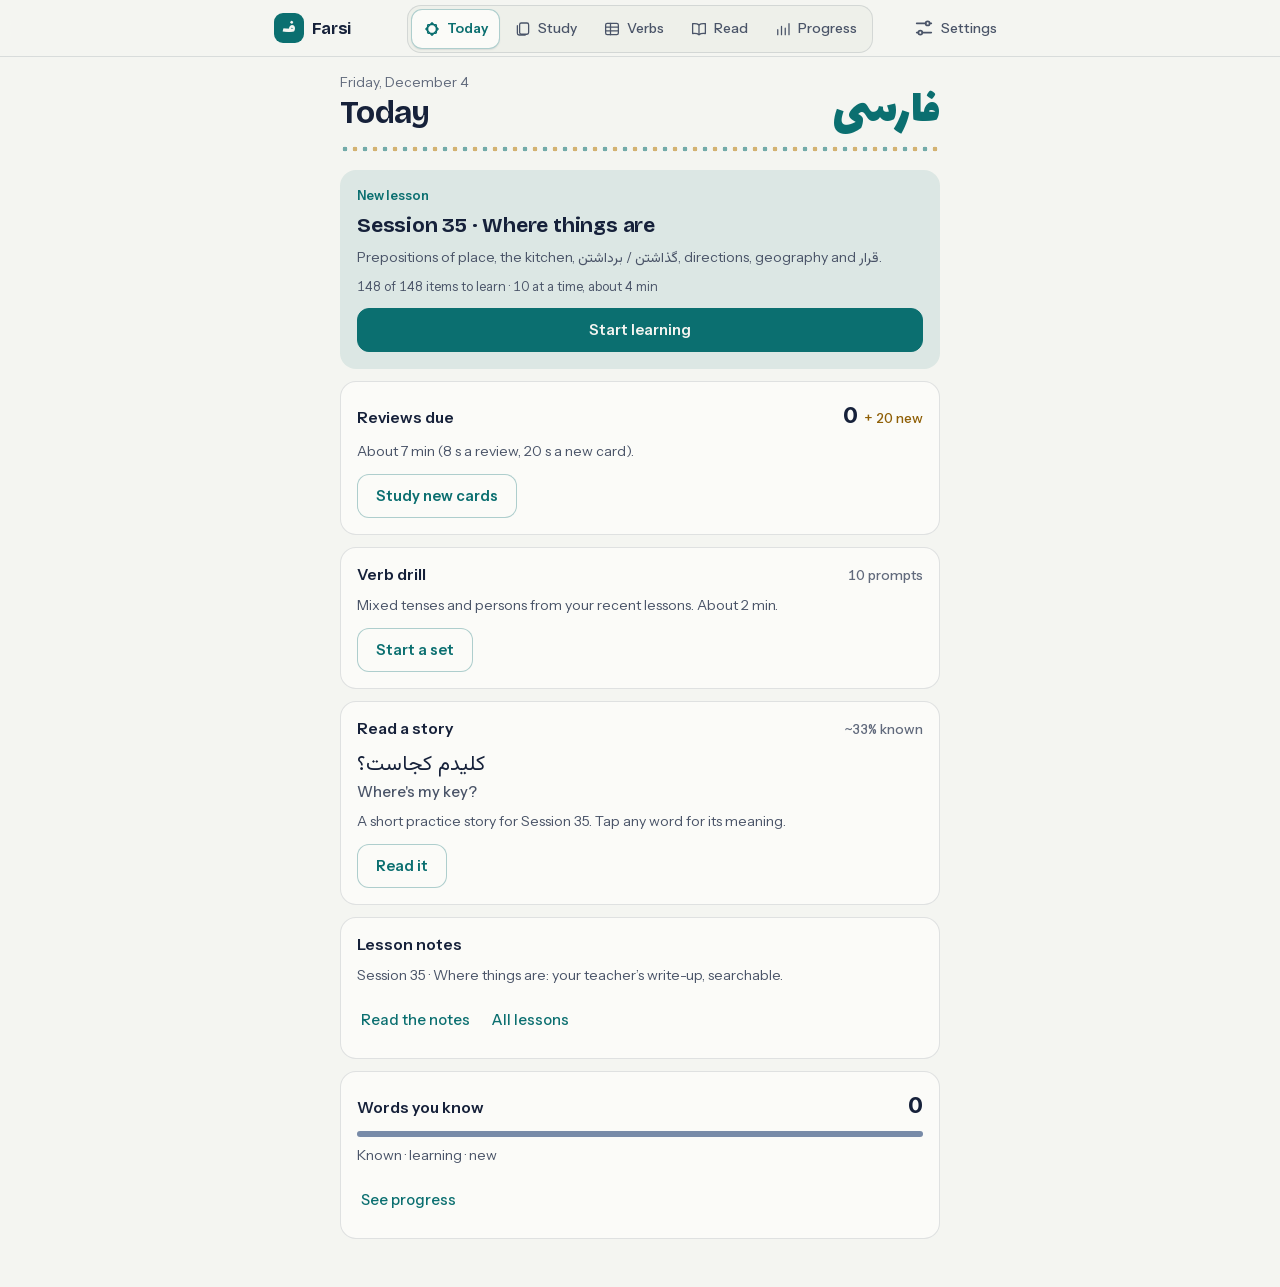
<file: index.html>
<!DOCTYPE html>
<html lang="en" dir="ltr">
<head>
<meta charset="UTF-8">
<meta name="viewport" content="width=device-width, initial-scale=1, viewport-fit=cover">
<meta name="apple-mobile-web-app-capable" content="yes">
<meta name="mobile-web-app-capable" content="yes">
<meta name="apple-mobile-web-app-status-bar-style" content="default">
<meta name="apple-mobile-web-app-title" content="Farsi">
<meta name="theme-color" content="#f4f5f1" media="(prefers-color-scheme: light)">
<meta name="theme-color" content="#0d1422" media="(prefers-color-scheme: dark)">
<meta name="color-scheme" content="light dark">
<title>Farsi flashcards</title>
<link rel="manifest" href="manifest.webmanifest">
<link rel="apple-touch-icon" href="icons/apple-touch-icon.png">
<link rel="icon" href="icons/favicon-32.png" type="image/png" sizes="32x32">
<link rel="icon" href="icons/favicon.ico" sizes="any">
<link rel="stylesheet" href="css/fonts.css">
<link rel="stylesheet" href="css/app.css">
<link rel="stylesheet" href="css/pwa.css">
<script src="js/pwa.js" defer></script>
<link rel="stylesheet" href="css/notes.css">
<link rel="stylesheet" href="css/drill.css">
<link rel="stylesheet" href="css/reader.css">
<link rel="stylesheet" href="css/study.css">
</head>
<body>
<script>
  // Apply the saved theme before first paint (the prefs live in the store).
  try {
    var t = ((JSON.parse(localStorage.getItem('farsi-v2')) || {}).prefs || {}).theme;
    if (t === 'light' || t === 'dark') document.documentElement.dataset.theme = t;
  } catch (e) { /* ignore */ }
</script>

<header class="topbar">
  <div class="topbar-inner">
    <button type="button" class="brand" data-action="set-view" data-arg="today" aria-label="Today">
      <span class="mark" lang="fa" aria-hidden="true">ف</span>
      <span class="brand-name">Farsi</span>
    </button>
    <button type="button" class="icon-btn" id="sheet-btn" data-action="open-sheet" aria-label="Settings" aria-haspopup="dialog" aria-controls="sheet">
      <svg viewBox="0 0 24 24" width="22" height="22" aria-hidden="true"><path fill="none" stroke="currentColor" stroke-width="1.8" stroke-linecap="round" d="M4 7h10M18 7h2M4 17h2M10 17h10"/><circle cx="16" cy="7" r="2.2" fill="none" stroke="currentColor" stroke-width="1.8"/><circle cx="8" cy="17" r="2.2" fill="none" stroke="currentColor" stroke-width="1.8"/></svg>
      <span class="icon-btn-label">Settings</span>
    </button>
  </div>
</header>

<div class="backup-reminder" id="backup-reminder" hidden></div>

<!-- Main navigation, built from the view registry (F.views) by app.js:
     a bottom tab bar on phones, a centred bar in the top bar on wide screens -->
<nav class="tabbar" id="tabbar" aria-label="Main"><div class="tabbar-inner" id="tabs"></div></nav>

<main id="main">
  <div class="stats-bar">
    <div class="card-count" id="card-count"></div>
  </div>
  <div class="meter-row" id="meter-row"></div>
  <div class="scope-bar" id="scope-bar"></div>

  <div class="card-area" id="card-area"></div>

  <div class="nav-row">
    <button class="nav-btn" id="prev-btn" data-action="prev" aria-label="Previous">&#8592;</button>
    <div class="nav-pos" id="nav-pos">1 / 1</div>
    <button class="nav-btn" id="next-btn" data-action="next" aria-label="Next">&#8594;</button>
  </div>

  <div class="score-row" id="score-row"></div>

  <div class="shortcuts" id="shortcuts"></div>
</main>

<!-- Settings sheet (js/ui/sheet.js): bottom sheet on phones, side panel on wide screens -->
<div class="sheet-backdrop" id="sheet-backdrop" data-action="close-sheet" hidden></div>
<aside class="sheet" id="sheet" role="dialog" aria-modal="true" aria-labelledby="sheet-title" hidden>
  <div class="sheet-head">
    <h2 id="sheet-title">Settings</h2>
    <button type="button" class="icon-btn" data-action="close-sheet" aria-label="Close settings">
      <svg viewBox="0 0 24 24" width="20" height="20" aria-hidden="true"><path d="M6 6l12 12M18 6L6 18" stroke="currentColor" stroke-width="1.8" stroke-linecap="round"/></svg>
    </button>
  </div>
  <div class="sheet-body">

    <!-- Study view settings (js/ui/settings.js) -->
    <section class="sheet-sec filters" id="fc-filters" data-view-panel="cards">
      <h3 class="sec-title">What to study</h3>
      <div class="filter-group">
        <label>Study mode</label>
        <div class="pills" id="mode-pills"></div>
      </div>
      <div class="filter-group">
        <div class="filter-head">
          <label>Sessions</label>
          <div class="quick" role="group" aria-label="Quick session choice">
            <button type="button" class="quick-btn" id="sessions-newest-btn" data-action="sessions-newest">Newest only</button>
            <button type="button" class="quick-btn" id="sessions-all-btn" data-action="sessions-all">All</button>
            <button type="button" class="quick-btn" data-action="sessions-none">None</button>
          </div>
        </div>
        <div class="pills session-pills" id="session-pills"></div>
        <p class="sec-note">Bars show known &middot; learning &middot; new cards in each session.</p>
      </div>
      <div class="filter-group">
        <div class="filter-head">
          <label>Card types</label>
          <div class="quick">
            <button type="button" class="quick-btn" data-action="types-all">All</button>
            <button type="button" class="quick-btn" data-action="types-none">None</button>
          </div>
        </div>
        <div class="pills" id="type-pills"></div>
      </div>
      <div class="filter-group">
        <label>Direction</label>
        <div class="pills" id="dir-pills"></div>
      </div>
      <div class="filter-group">
        <label>Front shows</label>
        <div class="pills" id="front-pills"></div>
      </div>
    </section>

    <!-- Verb trainer settings, built by js/ui/drill.js -->
    <section class="sheet-sec filters" id="drill-panel" data-view-panel="verbs" style="display:none"></section>

    <section class="sheet-sec">
      <h3 class="sec-title">Practice</h3>
      <div class="bottom-actions option-list">
        <button class="action-btn opt-row" id="newlimit-btn" title="New cards per day, counted separately for each direction" data-action="cycle-new-limit">New/day: 20</button>
        <button class="action-btn opt-row toggle" id="typed-btn" data-action="toggle-typed">Type answer</button>
        <button class="action-btn opt-row toggle" id="shuffle-btn" data-action="toggle-shuffle">Shuffle</button>
        <button class="action-btn opt-row toggle" id="mastered-btn" data-action="toggle-hide-mastered">Hide mastered</button>
        <button class="action-btn opt-row toggle" id="audio-btn" data-action="toggle-audio" hidden>Auto-play audio</button>
      </div>
    </section>

    <section class="sheet-sec">
      <h3 class="sec-title">Appearance</h3>
      <div class="filter-group">
        <label>Theme</label>
        <div class="pills" id="theme-pills"></div>
      </div>
    </section>

    <!-- Backup and restore (js/ui/backup.js) -->

    <section class="sheet-sec" id="backup-settings">
      <div class="filter-group" id="backup-panel"></div>
    </section>

    <!-- Two-step reset (js/ui/sheet.js) -->
    <section class="sheet-sec" id="reset-sec"></section>
  </div>
</aside>

<!-- Core (order matters: core first, then pure modules) -->
<script src="js/core.js"></script>
<script src="js/fsrs.js"></script>
<script src="js/verbs.js"></script>
<script src="js/lemma.js"></script>
<!-- Lessons: one file per session, in deck order. Add a new lesson here. -->
<script src="lessons/s22.js"></script>
<script src="lessons/s23.js"></script>
<script src="lessons/s2425.js"></script>
<script src="lessons/s26.js"></script>
<script src="lessons/s27.js"></script>
<script src="lessons/s28.js"></script>
<script src="lessons/s29.js"></script>
<script src="lessons/s30.js"></script>
<script src="lessons/s31.js"></script>
<script src="lessons/s32.js"></script>
<script src="lessons/s33.js"></script>
<script src="lessons/s34.js"></script>
<script src="lessons/s35.js"></script>
<script src="lessons/alphabet.js"></script>
<script src="lessons/stories.js"></script>
<!-- Deck, storage -->
<script src="js/cards.js"></script>
<script src="js/store.js"></script>
<script src="js/md.js"></script>
<!-- UI -->
<script src="js/audio.js"></script>
<script src="js/ui/typed.js"></script>
<script src="js/ui/study.js"></script>
<script src="js/ui/learn.js"></script>
<script src="js/ui/cloze.js"></script>
<script src="js/ui/drill.js"></script>
<script src="js/ui/settings.js"></script>
<script src="js/ui/backup.js"></script>
<script src="js/ui/notes.js"></script>
<script src="js/ui/sheet.js"></script>
<script src="js/ui/today.js"></script>
<script src="js/ui/progress.js"></script>
<script src="js/ui/reader.js"></script>
<!-- Boot: keep last -->
<script src="js/app.js"></script>
</body>
</html>
</file>
<file: css/fonts.css>
/* Self-hosted web fonts: woff2, latin + latin-ext + arabic subsets, from Google Fonts.
   Files live in fonts/. The service worker precaches every url() in this file,
   so keep this list to faces the app actually uses. */

/* Bricolage Grotesque 500, latin-ext */
@font-face {
  font-family: 'Bricolage Grotesque';
  font-style: normal;
  font-weight: 500;
  font-display: swap;
  src: url(../fonts/bricolage-grotesque-latin-ext-5461dc.woff2) format('woff2');
  unicode-range: U+0100-02BA, U+02BD-02C5, U+02C7-02CC, U+02CE-02D7, U+02DD-02FF, U+0304, U+0308, U+0329, U+1D00-1DBF, U+1E00-1E9F, U+1EF2-1EFF, U+2020, U+20A0-20AB, U+20AD-20C4, U+2113, U+2C60-2C7F, U+A720-A7FF;
}

/* Bricolage Grotesque 500, latin */
@font-face {
  font-family: 'Bricolage Grotesque';
  font-style: normal;
  font-weight: 500;
  font-display: swap;
  src: url(../fonts/bricolage-grotesque-latin-e77317.woff2) format('woff2');
  unicode-range: U+0000-00FF, U+0131, U+0152-0153, U+02BB-02BC, U+02C6, U+02DA, U+02DC, U+0304, U+0308, U+0329, U+2000-206F, U+20AC, U+2122, U+2191, U+2193, U+2212, U+2215, U+FEFF, U+FFFD;
}

/* Bricolage Grotesque 700, latin-ext */
@font-face {
  font-family: 'Bricolage Grotesque';
  font-style: normal;
  font-weight: 700;
  font-display: swap;
  src: url(../fonts/bricolage-grotesque-latin-ext-5461dc.woff2) format('woff2');
  unicode-range: U+0100-02BA, U+02BD-02C5, U+02C7-02CC, U+02CE-02D7, U+02DD-02FF, U+0304, U+0308, U+0329, U+1D00-1DBF, U+1E00-1E9F, U+1EF2-1EFF, U+2020, U+20A0-20AB, U+20AD-20C4, U+2113, U+2C60-2C7F, U+A720-A7FF;
}

/* Bricolage Grotesque 700, latin */
@font-face {
  font-family: 'Bricolage Grotesque';
  font-style: normal;
  font-weight: 700;
  font-display: swap;
  src: url(../fonts/bricolage-grotesque-latin-e77317.woff2) format('woff2');
  unicode-range: U+0000-00FF, U+0131, U+0152-0153, U+02BB-02BC, U+02C6, U+02DA, U+02DC, U+0304, U+0308, U+0329, U+2000-206F, U+20AC, U+2122, U+2191, U+2193, U+2212, U+2215, U+FEFF, U+FFFD;
}

/* Instrument Sans 400, latin-ext */
@font-face {
  font-family: 'Instrument Sans';
  font-style: normal;
  font-weight: 400;
  font-display: swap;
  src: url(../fonts/instrument-sans-latin-ext-a53201.woff2) format('woff2');
  unicode-range: U+0100-02BA, U+02BD-02C5, U+02C7-02CC, U+02CE-02D7, U+02DD-02FF, U+0304, U+0308, U+0329, U+1D00-1DBF, U+1E00-1E9F, U+1EF2-1EFF, U+2020, U+20A0-20AB, U+20AD-20C4, U+2113, U+2C60-2C7F, U+A720-A7FF;
}

/* Instrument Sans 400, latin */
@font-face {
  font-family: 'Instrument Sans';
  font-style: normal;
  font-weight: 400;
  font-display: swap;
  src: url(../fonts/instrument-sans-latin-11aa49.woff2) format('woff2');
  unicode-range: U+0000-00FF, U+0131, U+0152-0153, U+02BB-02BC, U+02C6, U+02DA, U+02DC, U+0304, U+0308, U+0329, U+2000-206F, U+20AC, U+2122, U+2191, U+2193, U+2212, U+2215, U+FEFF, U+FFFD;
}

/* Instrument Sans 500, latin-ext */
@font-face {
  font-family: 'Instrument Sans';
  font-style: normal;
  font-weight: 500;
  font-display: swap;
  src: url(../fonts/instrument-sans-latin-ext-a53201.woff2) format('woff2');
  unicode-range: U+0100-02BA, U+02BD-02C5, U+02C7-02CC, U+02CE-02D7, U+02DD-02FF, U+0304, U+0308, U+0329, U+1D00-1DBF, U+1E00-1E9F, U+1EF2-1EFF, U+2020, U+20A0-20AB, U+20AD-20C4, U+2113, U+2C60-2C7F, U+A720-A7FF;
}

/* Instrument Sans 500, latin */
@font-face {
  font-family: 'Instrument Sans';
  font-style: normal;
  font-weight: 500;
  font-display: swap;
  src: url(../fonts/instrument-sans-latin-11aa49.woff2) format('woff2');
  unicode-range: U+0000-00FF, U+0131, U+0152-0153, U+02BB-02BC, U+02C6, U+02DA, U+02DC, U+0304, U+0308, U+0329, U+2000-206F, U+20AC, U+2122, U+2191, U+2193, U+2212, U+2215, U+FEFF, U+FFFD;
}

/* Instrument Sans 600, latin-ext */
@font-face {
  font-family: 'Instrument Sans';
  font-style: normal;
  font-weight: 600;
  font-display: swap;
  src: url(../fonts/instrument-sans-latin-ext-a53201.woff2) format('woff2');
  unicode-range: U+0100-02BA, U+02BD-02C5, U+02C7-02CC, U+02CE-02D7, U+02DD-02FF, U+0304, U+0308, U+0329, U+1D00-1DBF, U+1E00-1E9F, U+1EF2-1EFF, U+2020, U+20A0-20AB, U+20AD-20C4, U+2113, U+2C60-2C7F, U+A720-A7FF;
}

/* Instrument Sans 600, latin */
@font-face {
  font-family: 'Instrument Sans';
  font-style: normal;
  font-weight: 600;
  font-display: swap;
  src: url(../fonts/instrument-sans-latin-11aa49.woff2) format('woff2');
  unicode-range: U+0000-00FF, U+0131, U+0152-0153, U+02BB-02BC, U+02C6, U+02DA, U+02DC, U+0304, U+0308, U+0329, U+2000-206F, U+20AC, U+2122, U+2191, U+2193, U+2212, U+2215, U+FEFF, U+FFFD;
}

/* Lalezar 400, arabic */
@font-face {
  font-family: 'Lalezar';
  font-style: normal;
  font-weight: 400;
  font-display: swap;
  src: url(../fonts/lalezar-arabic-a76a72.woff2) format('woff2');
  unicode-range: U+0600-06FF, U+0750-077F, U+0870-0891, U+0897-08E1, U+08E3-08FF, U+200C-200E, U+2010-2011, U+204F, U+2E41, U+FB50-FDFF, U+FE70-FE74, U+FE76-FEFC, U+102E0-102FB, U+10E60-10E7E, U+10EC2-10EC7, U+10EC9-10EEE, U+10EF0-10EFF, U+1EE00-1EE03, U+1EE05-1EE1F, U+1EE21-1EE22, U+1EE24, U+1EE27, U+1EE29-1EE32, U+1EE34-1EE37, U+1EE39, U+1EE3B, U+1EE42, U+1EE47, U+1EE49, U+1EE4B, U+1EE4D-1EE4F, U+1EE51-1EE52, U+1EE54, U+1EE57, U+1EE59, U+1EE5B, U+1EE5D, U+1EE5F, U+1EE61-1EE62, U+1EE64, U+1EE67-1EE6A, U+1EE6C-1EE72, U+1EE74-1EE77, U+1EE79-1EE7C, U+1EE7E, U+1EE80-1EE89, U+1EE8B-1EE9B, U+1EEA1-1EEA3, U+1EEA5-1EEA9, U+1EEAB-1EEBB, U+1EEF0-1EEF1;
}

/* Lalezar 400, latin-ext */
@font-face {
  font-family: 'Lalezar';
  font-style: normal;
  font-weight: 400;
  font-display: swap;
  src: url(../fonts/lalezar-latin-ext-72b815.woff2) format('woff2');
  unicode-range: U+0100-02BA, U+02BD-02C5, U+02C7-02CC, U+02CE-02D7, U+02DD-02FF, U+0304, U+0308, U+0329, U+1D00-1DBF, U+1E00-1E9F, U+1EF2-1EFF, U+2020, U+20A0-20AB, U+20AD-20C4, U+2113, U+2C60-2C7F, U+A720-A7FF;
}

/* Lalezar 400, latin */
@font-face {
  font-family: 'Lalezar';
  font-style: normal;
  font-weight: 400;
  font-display: swap;
  src: url(../fonts/lalezar-latin-38f74b.woff2) format('woff2');
  unicode-range: U+0000-00FF, U+0131, U+0152-0153, U+02BB-02BC, U+02C6, U+02DA, U+02DC, U+0304, U+0308, U+0329, U+2000-206F, U+20AC, U+2122, U+2191, U+2193, U+2212, U+2215, U+FEFF, U+FFFD;
}

/* Vazirmatn 400, arabic */
@font-face {
  font-family: 'Vazirmatn';
  font-style: normal;
  font-weight: 400;
  font-display: swap;
  src: url(../fonts/vazirmatn-arabic-de1704.woff2) format('woff2');
  unicode-range: U+0600-06FF, U+0750-077F, U+0870-0891, U+0897-08E1, U+08E3-08FF, U+200C-200E, U+2010-2011, U+204F, U+2E41, U+FB50-FDFF, U+FE70-FE74, U+FE76-FEFC, U+102E0-102FB, U+10E60-10E7E, U+10EC2-10EC7, U+10EC9-10EEE, U+10EF0-10EFF, U+1EE00-1EE03, U+1EE05-1EE1F, U+1EE21-1EE22, U+1EE24, U+1EE27, U+1EE29-1EE32, U+1EE34-1EE37, U+1EE39, U+1EE3B, U+1EE42, U+1EE47, U+1EE49, U+1EE4B, U+1EE4D-1EE4F, U+1EE51-1EE52, U+1EE54, U+1EE57, U+1EE59, U+1EE5B, U+1EE5D, U+1EE5F, U+1EE61-1EE62, U+1EE64, U+1EE67-1EE6A, U+1EE6C-1EE72, U+1EE74-1EE77, U+1EE79-1EE7C, U+1EE7E, U+1EE80-1EE89, U+1EE8B-1EE9B, U+1EEA1-1EEA3, U+1EEA5-1EEA9, U+1EEAB-1EEBB, U+1EEF0-1EEF1;
}

/* Vazirmatn 400, latin-ext */
@font-face {
  font-family: 'Vazirmatn';
  font-style: normal;
  font-weight: 400;
  font-display: swap;
  src: url(../fonts/vazirmatn-latin-ext-a003a8.woff2) format('woff2');
  unicode-range: U+0100-02BA, U+02BD-02C5, U+02C7-02CC, U+02CE-02D7, U+02DD-02FF, U+0304, U+0308, U+0329, U+1D00-1DBF, U+1E00-1E9F, U+1EF2-1EFF, U+2020, U+20A0-20AB, U+20AD-20C4, U+2113, U+2C60-2C7F, U+A720-A7FF;
}

/* Vazirmatn 400, latin */
@font-face {
  font-family: 'Vazirmatn';
  font-style: normal;
  font-weight: 400;
  font-display: swap;
  src: url(../fonts/vazirmatn-latin-c9597d.woff2) format('woff2');
  unicode-range: U+0000-00FF, U+0131, U+0152-0153, U+02BB-02BC, U+02C6, U+02DA, U+02DC, U+0304, U+0308, U+0329, U+2000-206F, U+20AC, U+2122, U+2191, U+2193, U+2212, U+2215, U+FEFF, U+FFFD;
}

/* Vazirmatn 500, arabic */
@font-face {
  font-family: 'Vazirmatn';
  font-style: normal;
  font-weight: 500;
  font-display: swap;
  src: url(../fonts/vazirmatn-arabic-de1704.woff2) format('woff2');
  unicode-range: U+0600-06FF, U+0750-077F, U+0870-0891, U+0897-08E1, U+08E3-08FF, U+200C-200E, U+2010-2011, U+204F, U+2E41, U+FB50-FDFF, U+FE70-FE74, U+FE76-FEFC, U+102E0-102FB, U+10E60-10E7E, U+10EC2-10EC7, U+10EC9-10EEE, U+10EF0-10EFF, U+1EE00-1EE03, U+1EE05-1EE1F, U+1EE21-1EE22, U+1EE24, U+1EE27, U+1EE29-1EE32, U+1EE34-1EE37, U+1EE39, U+1EE3B, U+1EE42, U+1EE47, U+1EE49, U+1EE4B, U+1EE4D-1EE4F, U+1EE51-1EE52, U+1EE54, U+1EE57, U+1EE59, U+1EE5B, U+1EE5D, U+1EE5F, U+1EE61-1EE62, U+1EE64, U+1EE67-1EE6A, U+1EE6C-1EE72, U+1EE74-1EE77, U+1EE79-1EE7C, U+1EE7E, U+1EE80-1EE89, U+1EE8B-1EE9B, U+1EEA1-1EEA3, U+1EEA5-1EEA9, U+1EEAB-1EEBB, U+1EEF0-1EEF1;
}

/* Vazirmatn 500, latin-ext */
@font-face {
  font-family: 'Vazirmatn';
  font-style: normal;
  font-weight: 500;
  font-display: swap;
  src: url(../fonts/vazirmatn-latin-ext-a003a8.woff2) format('woff2');
  unicode-range: U+0100-02BA, U+02BD-02C5, U+02C7-02CC, U+02CE-02D7, U+02DD-02FF, U+0304, U+0308, U+0329, U+1D00-1DBF, U+1E00-1E9F, U+1EF2-1EFF, U+2020, U+20A0-20AB, U+20AD-20C4, U+2113, U+2C60-2C7F, U+A720-A7FF;
}

/* Vazirmatn 500, latin */
@font-face {
  font-family: 'Vazirmatn';
  font-style: normal;
  font-weight: 500;
  font-display: swap;
  src: url(../fonts/vazirmatn-latin-c9597d.woff2) format('woff2');
  unicode-range: U+0000-00FF, U+0131, U+0152-0153, U+02BB-02BC, U+02C6, U+02DA, U+02DC, U+0304, U+0308, U+0329, U+2000-206F, U+20AC, U+2122, U+2191, U+2193, U+2212, U+2215, U+FEFF, U+FFFD;
}

/* Vazirmatn 700, arabic */
@font-face {
  font-family: 'Vazirmatn';
  font-style: normal;
  font-weight: 700;
  font-display: swap;
  src: url(../fonts/vazirmatn-arabic-de1704.woff2) format('woff2');
  unicode-range: U+0600-06FF, U+0750-077F, U+0870-0891, U+0897-08E1, U+08E3-08FF, U+200C-200E, U+2010-2011, U+204F, U+2E41, U+FB50-FDFF, U+FE70-FE74, U+FE76-FEFC, U+102E0-102FB, U+10E60-10E7E, U+10EC2-10EC7, U+10EC9-10EEE, U+10EF0-10EFF, U+1EE00-1EE03, U+1EE05-1EE1F, U+1EE21-1EE22, U+1EE24, U+1EE27, U+1EE29-1EE32, U+1EE34-1EE37, U+1EE39, U+1EE3B, U+1EE42, U+1EE47, U+1EE49, U+1EE4B, U+1EE4D-1EE4F, U+1EE51-1EE52, U+1EE54, U+1EE57, U+1EE59, U+1EE5B, U+1EE5D, U+1EE5F, U+1EE61-1EE62, U+1EE64, U+1EE67-1EE6A, U+1EE6C-1EE72, U+1EE74-1EE77, U+1EE79-1EE7C, U+1EE7E, U+1EE80-1EE89, U+1EE8B-1EE9B, U+1EEA1-1EEA3, U+1EEA5-1EEA9, U+1EEAB-1EEBB, U+1EEF0-1EEF1;
}

/* Vazirmatn 700, latin-ext */
@font-face {
  font-family: 'Vazirmatn';
  font-style: normal;
  font-weight: 700;
  font-display: swap;
  src: url(../fonts/vazirmatn-latin-ext-a003a8.woff2) format('woff2');
  unicode-range: U+0100-02BA, U+02BD-02C5, U+02C7-02CC, U+02CE-02D7, U+02DD-02FF, U+0304, U+0308, U+0329, U+1D00-1DBF, U+1E00-1E9F, U+1EF2-1EFF, U+2020, U+20A0-20AB, U+20AD-20C4, U+2113, U+2C60-2C7F, U+A720-A7FF;
}

/* Vazirmatn 700, latin */
@font-face {
  font-family: 'Vazirmatn';
  font-style: normal;
  font-weight: 700;
  font-display: swap;
  src: url(../fonts/vazirmatn-latin-c9597d.woff2) format('woff2');
  unicode-range: U+0000-00FF, U+0131, U+0152-0153, U+02BB-02BC, U+02C6, U+02DA, U+02DC, U+0304, U+0308, U+0329, U+2000-206F, U+20AC, U+2122, U+2191, U+2193, U+2212, U+2215, U+FEFF, U+FFFD;
}
</file>
<file: css/app.css>
/* ============================================================
   Farsi flashcards: the shared stylesheet.
   1. Tokens: Persian tilework. Firuzeh (turquoise) for action, lapis as
      a secondary, a little saffron. Calm paper ground. Light + dark, with
      a manual override (html[data-theme]). The only place colours are
      decided; feature stylesheets use these variables.
   2. Layout: structural rules (positioning, flex, card flip).
   3. Theme: per-component styling.
   4. Shell: top bar, settings sheet, page views (Today, Progress), meter.
   ============================================================ */

:root {
  color-scheme: light;

  --font-sans: "Instrument Sans", ui-sans-serif, system-ui, -apple-system, "Segoe UI", sans-serif;
  --font-display: "Bricolage Grotesque", "Instrument Sans", "Avenir Next", system-ui, sans-serif;
  --font-farsi: "Vazirmatn", "SF Arabic", "Geeza Pro", Tahoma, sans-serif;
  --font-fa-display: "Lalezar", "Vazirmatn", "Geeza Pro", sans-serif;   /* decorative only, never study text */
  --font-mono: ui-monospace, SFMono-Regular, "SF Mono", Menlo, monospace;

  /* Ground and ink */
  --paper: #f4f5f1;
  --surface: #fbfbf8;
  --surface-2: #eef0ea;
  --surface-3: #e4e7e0;
  --ink: #16213a;
  --ink-2: #4a5468;
  --ink-3: #616a7c;   /* spec #7c8496, darkened: small text needs 4.5:1 on paper and surface-2 */
  --line: rgba(22, 33, 58, 0.12);
  --line-strong: rgba(22, 33, 58, 0.22);

  /* Tilework */
  --firuzeh: #0b6f70;   /* spec #0d7a7b, a shade darker so firuzeh text passes 4.5:1 on its own tint */
  --firuzeh-soft: rgba(11, 111, 112, 0.10);
  --firuzeh-line: rgba(11, 111, 112, 0.32);
  --lapis: #22407a;
  --lapis-soft: rgba(34, 64, 122, 0.10);
  --saffron: #b97c0c;
  --saffron-soft: rgba(185, 124, 12, 0.12);
  --firuzeh-on-ink: #4cc3c0;   /* firuzeh on an ink-coloured ground (the undo toast) */
  --saffron-text: #8f5f06;     /* saffron for small text: 4.5:1 on paper and surface */

  /* Grades */
  --again: #a43a33;  --again-soft: rgba(164, 58, 51, 0.10);  --again-line: rgba(164, 58, 51, 0.28);
  --hard: #7d5a0c;   --hard-soft: rgba(125, 90, 12, 0.11);   --hard-line: rgba(125, 90, 12, 0.28);
  --good: #1b6f43;   --good-soft: rgba(27, 111, 67, 0.10);   --good-line: rgba(27, 111, 67, 0.28);
  --easy: #22407a;   --easy-soft: rgba(34, 64, 122, 0.10);   --easy-line: rgba(34, 64, 122, 0.28);

  /* Meter: known · learning · new */
  --m-known: var(--firuzeh);
  --m-learning: var(--saffron);
  --m-new: var(--lapis);

  --shadow-xs: 0 1px 1px rgba(22, 33, 58, 0.04);
  --shadow-sm: 0 1px 2px rgba(22, 33, 58, 0.06), 0 1px 1px rgba(22, 33, 58, 0.03);
  --shadow-md: 0 1px 2px rgba(22, 33, 58, 0.05), 0 10px 30px -18px rgba(22, 33, 58, 0.30);
  --shadow-lg: 0 1px 2px rgba(22, 33, 58, 0.05), 0 22px 48px -24px rgba(22, 33, 58, 0.36);

  --r-sm: 10px;
  --r-md: 12px;
  --r-lg: 16px;
  --tap: 44px;
  --ease: cubic-bezier(0.2, 0, 0, 1);
  --dur: 140ms;

  --tabbar-h: 58px;   /* the phone's bottom tab bar, without the safe area */
}

/* Dark: by system preference unless the user picked light, or picked dark. */
@media (prefers-color-scheme: dark) {
  :root:not([data-theme="light"]) {
    color-scheme: dark;
    --paper: #0d1422;
    --surface: #141d2f;
    --surface-2: #1a2438;
    --surface-3: #222d43;
    --ink: #e6eaf2;
    --ink-2: #aeb6c6;
    --ink-3: #8a94a8;
    --line: rgba(230, 234, 242, 0.12);
    --line-strong: rgba(230, 234, 242, 0.22);
    --firuzeh: #4cc3c0;
    --firuzeh-soft: rgba(76, 195, 192, 0.13);
    --firuzeh-line: rgba(76, 195, 192, 0.34);
    --lapis: #8fb0ee;
    --lapis-soft: rgba(143, 176, 238, 0.13);
    --saffron: #efb54a;
    --saffron-soft: rgba(239, 181, 74, 0.14);
    --firuzeh-on-ink: #0a6a6b;
    --saffron-text: #efb54a;
    --again: #f08a80;  --again-soft: rgba(240, 138, 128, 0.13);  --again-line: rgba(240, 138, 128, 0.32);
    --hard: #e8be5c;   --hard-soft: rgba(232, 190, 92, 0.13);    --hard-line: rgba(232, 190, 92, 0.32);
    --good: #5fcf8f;   --good-soft: rgba(95, 207, 143, 0.13);    --good-line: rgba(95, 207, 143, 0.32);
    --easy: #8fb0ee;   --easy-soft: rgba(143, 176, 238, 0.13);   --easy-line: rgba(143, 176, 238, 0.32);
    --shadow-xs: 0 1px 1px rgba(0, 0, 0, 0.3);
    --shadow-sm: 0 1px 2px rgba(0, 0, 0, 0.4);
    --shadow-md: 0 1px 2px rgba(0, 0, 0, 0.4), 0 10px 30px -18px rgba(0, 0, 0, 0.7);
    --shadow-lg: 0 1px 2px rgba(0, 0, 0, 0.4), 0 22px 48px -24px rgba(0, 0, 0, 0.8);
  }
}
:root[data-theme="dark"] {
  color-scheme: dark;
  --paper: #0d1422;
  --surface: #141d2f;
  --surface-2: #1a2438;
  --surface-3: #222d43;
  --ink: #e6eaf2;
  --ink-2: #aeb6c6;
  --ink-3: #8a94a8;
  --line: rgba(230, 234, 242, 0.12);
  --line-strong: rgba(230, 234, 242, 0.22);
  --firuzeh: #4cc3c0;
  --firuzeh-soft: rgba(76, 195, 192, 0.13);
  --firuzeh-line: rgba(76, 195, 192, 0.34);
  --lapis: #8fb0ee;
  --lapis-soft: rgba(143, 176, 238, 0.13);
  --saffron: #efb54a;
  --saffron-soft: rgba(239, 181, 74, 0.14);
  --firuzeh-on-ink: #0a6a6b;
  --saffron-text: #efb54a;
  --again: #f08a80;  --again-soft: rgba(240, 138, 128, 0.13);  --again-line: rgba(240, 138, 128, 0.32);
  --hard: #e8be5c;   --hard-soft: rgba(232, 190, 92, 0.13);    --hard-line: rgba(232, 190, 92, 0.32);
  --good: #5fcf8f;   --good-soft: rgba(95, 207, 143, 0.13);    --good-line: rgba(95, 207, 143, 0.32);
  --easy: #8fb0ee;   --easy-soft: rgba(143, 176, 238, 0.13);   --easy-line: rgba(143, 176, 238, 0.32);
  --shadow-xs: 0 1px 1px rgba(0, 0, 0, 0.3);
  --shadow-sm: 0 1px 2px rgba(0, 0, 0, 0.4);
  --shadow-md: 0 1px 2px rgba(0, 0, 0, 0.4), 0 10px 30px -18px rgba(0, 0, 0, 0.7);
  --shadow-lg: 0 1px 2px rgba(0, 0, 0, 0.4), 0 22px 48px -24px rgba(0, 0, 0, 0.8);
}

/* ---------- Layout ---------- */

* {
  margin: 0;
  padding: 0;
  box-sizing: border-box;
}
body {
  min-height: 100vh;
  overflow-x: hidden;
}
.filter-group label {
  display: block;
}
.pills {
  display: flex;
  flex-wrap: wrap;
}
.pill {
  font-family: inherit;
  cursor: pointer;
  white-space: nowrap;
}
.stats-bar {
  margin: 0 auto;
  padding: 0 20px;
  display: flex;
  justify-content: space-between;
  align-items: center;
}
.card-area {
  margin: 0 auto;
  padding: 0 20px 16px;
  perspective: 1200px;
}
.card-wrapper {
  position: relative;
  width: 100%;
  min-height: 340px;
  cursor: pointer;
}
.card {
  width: 100%;
  min-height: 340px;
  position: relative;
  -webkit-transform-style: preserve-3d;
  transform-style: preserve-3d;
  transition: transform 0.42s cubic-bezier(0.4, 0, 0.2, 1);
}
.card.flipped {
  transform: rotateY(180deg);
}
.card-face {
  position: absolute;
  inset: 0;
  backface-visibility: hidden;
  -webkit-backface-visibility: hidden;
  display: flex;
  flex-direction: column;
  align-items: center;
  justify-content: center;
  overflow-y: auto;
}
/* Safari only hides a back face that has a 3D transform of its own, so the
   front gets an explicit rotateY(0) as well. */
.card-front {
  transform: rotateY(0deg);
}
.card-back {
  transform: rotateY(180deg);
}
.front-content {
  text-align: center;
  width: 100%;
}
.farsi-big {
  font-size: 3rem;
  direction: rtl;
  word-break: break-word;
}
.english-big {
  font-size: 1.6rem;
}
.card-tag {
  position: absolute;
  top: 14px;
  left: 16px;
}
.tap-hint {
  position: absolute;
  bottom: 14px;
}
.back-content {
  text-align: center;
  width: 100%;
}
.back-content .farsi-answer {
  font-size: 2.2rem;
  direction: rtl;
  margin-bottom: 12px;
}
.back-content .pinglish {
  font-size: 1.15rem;
  margin-bottom: 10px;
}
.back-content .meaning {
  font-size: 1.3rem;
  margin-bottom: 14px;
}
.back-content .breakdown {
  line-height: 1.6;
  margin-top: 4px;
}
.letter-forms {
  display: grid;
  grid-template-columns: repeat(4, 1fr);
  gap: 8px;
  margin: 12px 0;
  width: 100%;
  max-width: 320px;
}
.letter-form-cell {
  text-align: center;
  padding: 8px 4px;
}
.letter-form-cell .form-label {
  margin-bottom: 4px;
}
.letter-form-cell .form-char {
  font-size: 2rem;
  direction: rtl;
}
.nav-row {
  max-width: 600px;
  margin: 0 auto;
  padding: 0 20px 12px;
  display: flex;
  justify-content: center;
  align-items: center;
  gap: 12px;
}
.nav-btn {
  cursor: pointer;
  display: flex;
  align-items: center;
  justify-content: center;
}
.nav-btn:disabled {
  cursor: default;
}
.nav-pos {
  min-width: 80px;
  text-align: center;
  font-variant-numeric: tabular-nums;
}
.action-btn {
  cursor: pointer;
}
.score-row {
  max-width: 600px;
  margin: 0 auto;
  padding: 0 20px 32px;
  display: flex;
  justify-content: center;
}
.score-btn {
  cursor: pointer;
}
.score-btn.know {
  border-width: 1.5px;
}
.shortcuts {
  max-width: 600px;
  margin: 0 auto;
  padding: 0 20px 40px;
  text-align: center;
}
kbd {
  display: inline-block;
  margin: 0 1px;
}
.empty-state {
  text-align: center;
  padding: 64px 20px;
}
.empty-state h2 {
  margin-bottom: 8px;
}
.mastered-badge {
  position: absolute;
  top: 14px;
  right: 16px;
}
.conj-table {
  width: 100%;
  border-collapse: collapse;
  margin-top: 10px;
  font-size: 0.78rem;
}
.conj-table th {
  padding: 4px 6px;
  text-align: left;
}
.conj-table td {
  padding: 5px 6px;
  text-align: left;
  vertical-align: top;
}
.conj-table td.person {
  white-space: nowrap;
}
.conj-table td .fa {
  display: block;
  direction: rtl;
  text-align: left;
  font-size: 0.95rem;
  line-height: 1.4;
}
.conj-imp {
  margin-top: 12px;
  font-size: 0.82rem;
  padding-top: 10px;
  line-height: 1.8;
  text-align: left;
}
.conj-imp .fa-inline {
  direction: rtl;
  unicode-bidi: embed;
}
.drill-chips {
  display: flex;
  gap: 8px;
  justify-content: center;
  margin-top: 20px;
  flex-wrap: wrap;
}
.drill-verb-pin {
  font-size: 1.2rem;
  margin-top: 8px;
}
.drill-verb-en {
  font-size: 0.95rem;
  margin-top: 4px;
}

/* ---------- Base ---------- */

html { background: var(--paper); }
body {
  font-family: var(--font-sans);
  background: var(--paper);
  color: var(--ink);
  -webkit-font-smoothing: antialiased;
  -moz-osx-font-smoothing: grayscale;
  line-height: 1.45;
  padding-bottom: env(safe-area-inset-bottom);
}
::selection { background: var(--firuzeh-soft); color: var(--ink); }
[lang="fa"] { font-family: var(--font-farsi); }
button { font-family: inherit; color: inherit; }

:focus-visible {
  outline: 2px solid var(--firuzeh);
  outline-offset: 2px;
  border-radius: var(--r-sm);
}

@media (prefers-reduced-motion: reduce) {
  * { animation-duration: 0.01ms !important; transition-duration: 0.01ms !important; }
  .card { transition: none !important; }
}

/* ---------- Top bar: brand, view tabs, settings ---------- */

.topbar {
  position: sticky;
  top: 0;
  z-index: 20;
  border-bottom: 1px solid var(--line);
  background: color-mix(in srgb, var(--paper) 90%, transparent);
  backdrop-filter: saturate(160%) blur(14px);
  -webkit-backdrop-filter: saturate(160%) blur(14px);
  padding-top: env(safe-area-inset-top);
}
.topbar-inner {
  max-width: 760px;
  margin: 0 auto;
  padding: 6px max(12px, env(safe-area-inset-right)) 6px max(12px, env(safe-area-inset-left));
  display: flex;
  align-items: center;
  gap: 8px;
}
.brand {
  display: flex;
  align-items: center;
  gap: 8px;
  min-height: var(--tap);
  padding: 0 6px 0 2px;
  background: none;
  border: 0;
  cursor: pointer;
  flex: none;
}
.mark {
  width: 30px;
  height: 30px;
  flex: none;
  border-radius: 9px;
  background: var(--firuzeh);
  color: var(--paper);
  font-family: var(--font-fa-display);
  font-size: 1.15rem;
  line-height: 1;
  display: flex;
  align-items: center;
  justify-content: center;
  padding-top: 3px;
}
.brand-name {
  font-family: var(--font-display);
  font-weight: 700;
  font-size: 1.02rem;
  letter-spacing: -0.01em;
}
.topbar-inner .brand { margin-right: auto; }

/* ---------- Main navigation (#tabbar, built by app.js) ----------
   Phones: a bottom tab bar, icon over a short label, above the home
   indicator. Wide screens: a segmented bar centred in the top bar. */

.tabbar {
  position: fixed;
  z-index: 30;
  left: 0;
  right: 0;
  bottom: 0;
  padding: 0 env(safe-area-inset-right) env(safe-area-inset-bottom) env(safe-area-inset-left);
  background: color-mix(in srgb, var(--surface) 92%, transparent);
  backdrop-filter: saturate(160%) blur(14px);
  -webkit-backdrop-filter: saturate(160%) blur(14px);
  border-top: 1px solid var(--line);
}
.tabbar-inner { display: flex; max-width: 560px; margin: 0 auto; }
.tab-btn {
  flex: 1 1 0;
  min-width: 0;
  min-height: var(--tabbar-h);
  display: flex;
  flex-direction: column;
  align-items: center;
  justify-content: center;
  gap: 3px;
  padding: 6px 2px 4px;
  border: 0;
  background: transparent;
  color: var(--ink-3);
  font-family: var(--font-sans);
  font-size: 0.7rem;
  font-weight: 500;
  line-height: 1.1;
  cursor: pointer;
  transition: color var(--dur) var(--ease);
}
.tab-btn svg { width: 24px; height: 24px; flex: none; }
.tab-label { white-space: nowrap; }
.tab-btn:hover { color: var(--ink); }
.tab-btn.active { color: var(--firuzeh); font-weight: 600; }
.tab-btn.active svg { fill: var(--firuzeh-soft); stroke-width: 1.9; }
body { padding-bottom: calc(var(--tabbar-h) + env(safe-area-inset-bottom)); }

@media (min-width: 721px) {
  .tabbar {
    top: env(safe-area-inset-top);
    bottom: auto;
    left: 50%;
    right: auto;
    z-index: 21;
    height: 57px;   /* the top bar's height */
    display: flex;
    align-items: center;
    padding: 0;
    background: none;
    backdrop-filter: none;
    -webkit-backdrop-filter: none;
    border: 0;
    transform: translateX(-50%);
  }
  .tabbar-inner {
    gap: 2px;
    padding: 3px;
    border-radius: 14px;
    background: var(--surface-2);
    border: 1px solid var(--line);
  }
  .tab-btn {
    flex: none;
    flex-direction: row;
    gap: 6px;
    min-height: 40px;
    padding: 0 12px;
    border-radius: 11px;
    font-size: 0.86rem;
    color: var(--ink-2);
  }
  .tab-btn svg { width: 18px; height: 18px; }
  .tab-btn.active {
    background: var(--surface);
    box-shadow: var(--shadow-sm), inset 0 0 0 1px var(--firuzeh-line);
  }
  .tab-btn.active svg { fill: none; }
  body { padding-bottom: env(safe-area-inset-bottom); }
}

/* Two views behind one tab (Read: stories | lesson notes) */
.seg-switch {
  display: flex;
  gap: 2px;
  padding: 3px;
  margin: 2px 0 14px;
  border-radius: 14px;
  background: var(--surface-2);
  border: 1px solid var(--line);
}
.seg-btn {
  flex: 1 1 0;
  min-height: 40px;
  border: 0;
  border-radius: 11px;
  background: transparent;
  color: var(--ink-2);
  font-family: var(--font-sans);
  font-size: 0.88rem;
  font-weight: 500;
  cursor: pointer;
  position: relative;
}
.seg-btn::after { content: ""; position: absolute; inset: -2px 0; }   /* 44pt hit area */
.seg-btn.active {
  background: var(--surface);
  color: var(--firuzeh);
  font-weight: 600;
  box-shadow: var(--shadow-sm), inset 0 0 0 1px var(--firuzeh-line);
}
.read-head { margin-bottom: 10px; }

.icon-btn {
  min-width: var(--tap);
  height: var(--tap);
  flex: none;
  display: inline-flex;
  align-items: center;
  justify-content: center;
  gap: 6px;
  padding: 0 10px;
  border-radius: var(--r-md);
  border: 1px solid transparent;
  background: transparent;
  color: var(--ink-2);
  font-size: 0.86rem;
  font-weight: 500;
  cursor: pointer;
}
.icon-btn:hover { background: var(--surface-2); color: var(--ink); }
.icon-btn-label { display: none; }

/* ---------- Study chrome: stats line, the one meter, scope notes ---------- */

main { padding-top: 12px; }
.stats-bar { max-width: 640px; margin-bottom: 6px; }
.card-count { font-size: 0.82rem; color: var(--ink-3); font-variant-numeric: tabular-nums; }
.card-count strong { color: var(--ink); font-weight: 600; }
.stat-today { color: var(--ink-2); }
.stat-streak { color: var(--ink-2); }

.meter-row {
  max-width: 640px;
  margin: 0 auto 10px;
  padding: 0 20px;
}
.meter-row:empty { display: none; }
.meter-bar {
  display: flex;
  gap: 2px;
  height: 6px;
  border-radius: 99px;
  overflow: hidden;
  background: var(--surface-3);
}
.m-seg { display: block; height: 100%; min-width: 2px; }
.m-known { background: var(--m-known); }
.m-learning { background: var(--m-learning); }
.m-new { background: var(--m-new); opacity: 0.55; }
.m-legend {
  display: flex;
  flex-wrap: wrap;
  gap: 2px 14px;
  margin-top: 6px;
  font-size: 0.76rem;
  color: var(--ink-3);
}
.m-legend span { display: inline-flex; align-items: center; gap: 5px; }
.m-legend b { color: var(--ink); font-weight: 600; font-variant-numeric: tabular-nums; }
.m-dot { width: 8px; height: 8px; border-radius: 3px; display: block; }

/* The study view's scope bar: notes on the selection (leeches, buried). */
.scope-bar {
  max-width: 640px;
  margin: 0 auto;
  padding: 0 20px;
}
.scope-bar:empty { display: none; }
.scope-notes { display: flex; flex-wrap: wrap; gap: 6px; margin-bottom: 10px; }
.scope-note {
  font-family: var(--font-sans);
  background: var(--hard-soft);
  border: 1px solid var(--hard-line);
  border-radius: 99px;
  color: var(--hard);
  font-size: 0.76rem;
  font-weight: 500;
  min-height: 32px;
  padding: 4px 12px;
  cursor: pointer;
}
.scope-empty { font-size: 0.82rem; color: var(--ink-3); margin-bottom: 10px; }

/* Page views (Today, Progress, ...) hide the study chrome */
body[data-page] .stats-bar,
body[data-page] .meter-row,
body[data-page] .scope-bar,
body[data-page] .nav-row,
body[data-page] .score-row,
body[data-page] .shortcuts { display: none !important; }

/* ---------- Pills (filters) ---------- */

.pills { gap: 6px; }
.pill {
  background: var(--surface);
  border: 1px solid var(--line);
  border-radius: 99px;
  color: var(--ink-2);
  font-weight: 500;
  font-size: 0.84rem;
  min-height: var(--tap);
  padding: 0 14px;
  transition: background var(--dur) var(--ease), color var(--dur) var(--ease), border-color var(--dur) var(--ease);
}
.pill:hover { border-color: var(--line-strong); color: var(--ink); }
.pill.active {
  background: var(--firuzeh-soft);
  border-color: var(--firuzeh-line);
  color: var(--firuzeh);
  font-weight: 600;
}

/* Session pills with a known · learning · new meter */
.session-pills {
  display: grid;
  grid-template-columns: repeat(auto-fill, minmax(96px, 1fr));
  gap: 6px;
}
.pill.has-meter {
  display: flex;
  flex-direction: column;
  align-items: stretch;
  justify-content: center;
  gap: 4px;
  border-radius: var(--r-md);
  padding: 7px 10px 6px;
  min-height: 56px;
  white-space: normal;
  text-align: left;
}
.pill .pill-text { display: block; font-size: 0.86rem; line-height: 1.2; }
.pill .pill-sub { display: block; font-size: 0.7rem; color: var(--ink-3); font-weight: 500; font-variant-numeric: tabular-nums; }
.pill.active .pill-sub { color: var(--firuzeh); }
.pill .meter {
  display: flex;
  gap: 1px;
  height: 5px;
  border-radius: 99px;
  overflow: hidden;
  background: var(--surface-3);
}
.pill .seg { height: 100%; display: block; }
.seg-known, .seg-mature { background: var(--m-known); }
.seg-learning, .seg-young { background: var(--m-learning); }
.seg-new { background: var(--m-new); opacity: 0.55; }

/* ---------- Card ---------- */

.card-area { max-width: 640px; }
.card-face {
  background: var(--surface);
  border: 1px solid var(--line);
  border-radius: var(--r-lg);
  box-shadow: var(--shadow-md);
  padding: 44px 32px;
}
.card-back { box-shadow: var(--shadow-lg); }
.card-wrapper:hover .card-face { border-color: var(--line-strong); }

.farsi-big {
  font-family: var(--font-farsi);
  font-weight: 500;
  color: var(--ink);
  line-height: 1.6;
}
.english-big {
  color: var(--ink);
  font-weight: 600;
  letter-spacing: -0.015em;
  line-height: 1.3;
}
.back-content .farsi-answer {
  font-family: var(--font-farsi);
  font-weight: 500;
  color: var(--ink);
  line-height: 1.6;
}
.back-content .pinglish { color: var(--firuzeh); font-style: normal; font-weight: 500; }
.back-content .meaning { color: var(--ink); font-weight: 600; letter-spacing: -0.01em; }
.back-content .breakdown {
  color: var(--ink-2);
  border-top: 1px solid var(--line);
  font-size: 0.88rem;
  padding-top: 14px;
}

.card-tag {
  background: var(--surface-2);
  border-radius: 99px;
  color: var(--ink-3);
  font-weight: 500;
  font-size: 0.7rem;
  padding: 3px 9px;
}
/* Card tags and badges arrive in mixed case from the renderers ("ALPHABET",
   "VERBS / EN→FA", "mastered"); show them in sentence case. */
.card-tag, .mastered-badge, .leech-badge, .buried-badge { text-transform: lowercase; }
.card-tag::first-letter, .mastered-badge::first-letter,
.leech-badge::first-letter, .buried-badge::first-letter { text-transform: uppercase; }
.tap-hint { font-size: 0.74rem; color: var(--ink-3); }
.mastered-badge, .leech-badge, .buried-badge {
  font-size: 0.7rem;
  font-weight: 600;
  border-radius: 99px;
  padding: 3px 9px;
  letter-spacing: 0;
}
.mastered-badge { background: var(--firuzeh-soft); color: var(--firuzeh); }

.letter-form-cell {
  background: var(--surface-2);
  border: 1px solid var(--line);
  border-radius: 10px;
}
.letter-form-cell .form-label { font-size: 0.7rem; color: var(--ink-3); }
.letter-form-cell .form-char { font-family: var(--font-farsi); color: var(--ink); }

/* ---------- Nav + buttons ---------- */

.nav-btn {
  background: var(--surface);
  border: 1px solid var(--line);
  border-radius: var(--r-md);
  width: var(--tap);
  height: var(--tap);
  font-size: 1rem;
  color: var(--ink-2);
}
.nav-btn:hover { border-color: var(--line-strong); color: var(--ink); }
.nav-btn:disabled { color: var(--ink-3); opacity: 0.4; }
.nav-pos { font-size: 0.78rem; color: var(--ink-3); }

.action-btn {
  font-family: var(--font-sans);
  background: var(--surface);
  border: 1px solid var(--line);
  border-radius: var(--r-sm);
  color: var(--ink);
  font-weight: 500;
  font-size: 0.86rem;
  min-height: var(--tap);
  padding: 0 14px;
  transition: background var(--dur) var(--ease), border-color var(--dur) var(--ease), color var(--dur) var(--ease);
}
.action-btn:hover { border-color: var(--line-strong); }
.action-btn.active { background: var(--firuzeh-soft); border-color: var(--firuzeh-line); color: var(--firuzeh); font-weight: 600; }
.action-btn.danger, .action-btn.backup-danger { background: var(--again); border-color: var(--again); color: var(--paper); font-weight: 600; }
.action-btn.danger-quiet { color: var(--again); border-color: var(--again-line); background: transparent; }

.btn-primary, .btn-secondary, .btn-link {
  font-family: var(--font-sans);
  font-size: 0.92rem;
  font-weight: 600;
  min-height: var(--tap);
  border-radius: var(--r-md);
  padding: 0 18px;
  cursor: pointer;
  display: inline-flex;
  align-items: center;
  justify-content: center;
}
.btn-primary { background: var(--firuzeh); color: var(--paper); border: 1px solid var(--firuzeh); }
.btn-primary:hover { filter: brightness(1.06); }
.btn-secondary { background: var(--surface); color: var(--firuzeh); border: 1px solid var(--firuzeh-line); }
.btn-secondary:hover { background: var(--firuzeh-soft); }
.btn-link { background: none; border: 0; color: var(--firuzeh); padding: 0 4px; font-weight: 500; }
.btn-link:hover { text-decoration: underline; text-underline-offset: 3px; }

/* ---------- Grading row (study.css may refine) ---------- */

.score-row { gap: 8px; flex-wrap: wrap; }
.score-row:empty { display: none; }
.score-btn {
  font-family: var(--font-sans);
  display: flex;
  flex-direction: column;
  align-items: center;
  justify-content: center;
  gap: 1px;
  border-radius: var(--r-md);
  padding: 8px 18px;
  min-width: 92px;
  min-height: 52px;
  font-size: 0.88rem;
  font-weight: 600;
  background: var(--surface);
  border: 1px solid var(--line);
  color: var(--ink-2);
  transition: background var(--dur) var(--ease), border-color var(--dur) var(--ease), transform var(--dur) var(--ease);
}
.score-sub { font-size: 0.7rem; opacity: 0.8; font-weight: 500; font-variant-numeric: tabular-nums; }
.score-btn.again { background: var(--again-soft); border-color: var(--again-line); color: var(--again); }
.score-btn.hard  { background: var(--hard-soft);  border-color: var(--hard-line);  color: var(--hard); }
.score-btn.know  { background: var(--good-soft);  border-color: var(--good-line);  color: var(--good); }
.score-btn.easy  { background: var(--easy-soft);  border-color: var(--easy-line);  color: var(--easy); }
.score-btn.show {
  background: var(--firuzeh);
  border-color: var(--firuzeh);
  color: var(--paper);
  min-width: 250px;
  padding: 11px 28px;
}
.score-btn.bury { background: transparent; border-color: var(--line); color: var(--ink-2); }
.score-btn.unbury { background: var(--firuzeh-soft); border-color: var(--firuzeh-line); color: var(--firuzeh); }
.score-btn:not(.show):hover { border-color: currentColor; }
.score-btn.show:hover { filter: brightness(1.06); }
.score-btn.suggest { box-shadow: 0 0 0 3px var(--again-soft); }
.score-btn.know.suggest { box-shadow: 0 0 0 3px var(--good-soft); }

/* ---------- Shortcuts ---------- */

.shortcuts span { font-size: 0.74rem; color: var(--ink-3); }
kbd {
  font-family: var(--font-mono);
  background: var(--surface);
  border: 1px solid var(--line);
  border-bottom-width: 2px;
  border-radius: 5px;
  font-size: 0.68rem;
  padding: 1px 5px;
  color: var(--ink-2);
}

/* ---------- Empty state ---------- */

.empty-state { color: var(--ink-3); }
.empty-state h2 {
  font-family: var(--font-display);
  font-weight: 700;
  font-size: 1.3rem;
  color: var(--ink);
  letter-spacing: -0.01em;
}
.empty-state p { max-width: 42ch; margin: 0 auto; line-height: 1.55; }
.empty-state .action-btn { margin-top: 12px; }

/* ---------- Verb trainer (drill.css may refine) ---------- */

.conj-table th {
  font-size: 0.72rem;
  color: var(--ink-3);
  border-bottom: 1px solid var(--line);
  font-weight: 500;
}
.conj-table td { border-bottom: 1px solid var(--line); }
.conj-table td.person { color: var(--ink-3); }
.conj-table td .fa { font-family: var(--font-farsi); color: var(--ink); }
.conj-table td .pin { color: var(--ink-2); font-style: normal; }
.conj-imp { color: var(--ink-2); border-top: 1px solid var(--line); }
.conj-imp strong { color: var(--firuzeh); font-weight: 600; }
.conj-imp .fa-inline { font-family: var(--font-farsi); color: var(--ink); }

.chip {
  border-radius: 99px;
  font-weight: 500;
  font-size: 0.8rem;
  padding: 5px 13px;
}
.chip.person { background: var(--lapis-soft); border: 1px solid var(--easy-line); color: var(--lapis); }
.chip.tense  { background: var(--firuzeh-soft); border: 1px solid var(--firuzeh-line); color: var(--firuzeh); }
.drill-verb-pin { color: var(--firuzeh); font-style: normal; }
.drill-verb-en { color: var(--ink-3); }

/* ---------- Typed recall (study.css may refine) ---------- */

.typed-input {
  border-radius: var(--r-sm);
  border: 1px solid var(--line);
  background: var(--surface-2);
  font-family: var(--font-sans);
  color: var(--ink);
  min-height: var(--tap);
}
.typed-input::placeholder { color: var(--ink-3); }
.typed-input:focus {
  border-color: var(--firuzeh-line);
  background: var(--surface);
  box-shadow: 0 0 0 3px var(--firuzeh-soft);
  outline: none;
}
.typed-banner { border-radius: var(--r-sm); font-weight: 500; font-size: 0.84rem; }
.typed-banner.right { background: var(--good-soft);  border: 1px solid var(--good-line);  color: var(--good); }
.typed-banner.wrong { background: var(--again-soft); border: 1px solid var(--again-line); color: var(--again); }

.due-chip { font-size: 0.72rem; color: var(--ink-3); }

/* ---------- Leech and buried ---------- */

.leech-badge, .buried-badge {
  position: absolute;
  top: 14px;
  right: 16px;
}
.leech-badge { background: var(--hard-soft); color: var(--hard); }
.buried-badge { background: var(--surface-2); color: var(--ink-2); }
.leech-tip, .buried-tip {
  margin-top: 12px;
  padding: 10px 12px;
  border-radius: var(--r-sm);
  font-size: 0.8rem;
  line-height: 1.5;
  text-align: left;
}
.leech-tip { background: var(--hard-soft); border: 1px solid var(--hard-line); color: var(--hard); }
.buried-tip { background: var(--surface-2); border: 1px solid var(--line); color: var(--ink-2); }

/* ---------- Audio ---------- */

.speak-btn {
  position: absolute;
  bottom: 8px;
  right: 8px;
  width: var(--tap);
  height: var(--tap);
  border-radius: var(--r-sm);
  border: 1px solid var(--line);
  background: var(--surface-2);
  color: var(--ink-2);
  font-size: 0.75rem;
  line-height: 1;
  display: flex;
  align-items: center;
  justify-content: center;
  cursor: pointer;
}
.speak-btn:hover { background: var(--firuzeh-soft); border-color: var(--firuzeh-line); color: var(--firuzeh); }
.speak-btn:active { transform: scale(0.94); }

/* ---------- Backup ---------- */

.backup-line { font-size: 0.86rem; color: var(--ink-2); line-height: 1.5; margin-bottom: 10px; }
.backup-line strong { color: var(--ink); font-weight: 600; }
.backup-msg { color: var(--ink); margin-top: 8px; }
.backup-acts { display: flex; flex-wrap: wrap; gap: 8px; }
.backup-note { font-size: 0.8rem; color: var(--ink-3); line-height: 1.5; margin-top: 10px; }
.backup-box {
  margin-top: 10px;
  padding: 12px 14px;
  border: 1px solid var(--line);
  border-radius: var(--r-md);
  background: var(--paper);
  font-size: 0.86rem;
  line-height: 1.5;
  color: var(--ink-2);
}
.backup-box p { margin-bottom: 8px; }
.backup-box strong { color: var(--ink); font-weight: 600; }
.backup-facts { margin: 0 0 8px 18px; }
.backup-reminder {
  max-width: 640px;
  margin: 10px auto 0;
  padding: 0 20px;
  display: flex;
  flex-wrap: wrap;
  align-items: center;
  justify-content: space-between;
  gap: 2px 10px;
  font-size: 0.8rem;
  line-height: 1.45;
  color: var(--hard);
}
.backup-reminder[hidden] { display: none; }
.backup-reminder .backup-acts { gap: 2px; }
.mini {
  font-family: var(--font-sans);
  background: transparent;
  border: 0;
  border-radius: var(--r-sm);
  color: var(--firuzeh);
  font-size: 0.82rem;
  font-weight: 600;
  min-height: var(--tap);
  padding: 0 10px;
  cursor: pointer;
}
.mini:hover { background: var(--firuzeh-soft); }

/* ---------- Settings sheet ---------- */

.sheet-backdrop {
  position: fixed;
  inset: 0;
  z-index: 40;
  background: rgba(8, 12, 22, 0.45);
  opacity: 0;
  transition: opacity 200ms var(--ease);
}
.sheet-backdrop[hidden], .sheet[hidden] { display: none; }
body.sheet-open .sheet-backdrop { opacity: 1; }
body.sheet-open { overflow: hidden; }
.sheet {
  position: fixed;
  z-index: 41;
  left: 0;
  right: 0;
  bottom: 0;
  max-height: 88vh;
  max-height: 88dvh;
  display: flex;
  flex-direction: column;
  background: var(--surface);
  border-top-left-radius: 18px;
  border-top-right-radius: 18px;
  box-shadow: 0 -10px 40px -20px rgba(0, 0, 0, 0.4);
  transform: translateY(100%);
  transition: transform 220ms var(--ease);
}
body.sheet-open .sheet { transform: none; }
.sheet::before {   /* grab handle */
  content: "";
  display: block;
  width: 36px;
  height: 4px;
  border-radius: 99px;
  background: var(--line-strong);
  margin: 8px auto 0;
  flex: none;
}
.sheet-head {
  display: flex;
  align-items: center;
  justify-content: space-between;
  padding: 4px 8px 4px 20px;
  border-bottom: 1px solid var(--line);
  flex: none;
}
.sheet-head h2 { font-family: var(--font-display); font-weight: 700; font-size: 1.2rem; letter-spacing: -0.01em; }
.sheet-body {
  overflow-y: auto;
  overscroll-behavior: contain;
  -webkit-overflow-scrolling: touch;
  padding: 4px 20px calc(24px + env(safe-area-inset-bottom));
}
.sheet-sec { padding: 18px 0; border-bottom: 1px solid var(--line); }
.sheet-sec:last-child { border-bottom: 0; }
.sec-title, #backup-panel > label {
  display: block;
  font-family: var(--font-sans);
  font-size: 1rem;
  font-weight: 600;
  color: var(--ink);
  margin-bottom: 12px;
}
.sec-note { font-size: 0.8rem; color: var(--ink-3); line-height: 1.5; margin: 8px 0 10px; }
.filter-group { margin-bottom: 16px; }
.filter-group:last-child { margin-bottom: 0; }
.filter-group label {
  font-size: 0.82rem;
  font-weight: 500;
  color: var(--ink-2);
  margin-bottom: 8px;
}
.filter-head {
  display: flex;
  align-items: center;
  justify-content: space-between;
  flex-wrap: wrap;
  gap: 4px 12px;
  margin-bottom: 6px;
}
.filter-head label { margin-bottom: 0; }
.quick { display: flex; gap: 4px; flex-wrap: wrap; }
.quick-btn {
  font-family: var(--font-sans);
  background: var(--surface-2);
  border: 1px solid transparent;
  border-radius: 99px;
  color: var(--ink-2);
  font-size: 0.82rem;
  font-weight: 500;
  min-height: 36px;
  padding: 0 12px;
  cursor: pointer;
  position: relative;
}
.quick-btn::after { content: ""; position: absolute; inset: -4px 0; }   /* 44pt hit area */
.quick-btn.active { background: var(--firuzeh-soft); border-color: var(--firuzeh-line); color: var(--firuzeh); font-weight: 600; }

.option-list { display: flex; flex-direction: column; gap: 0; }
.opt-row {
  display: flex;
  align-items: center;
  justify-content: space-between;
  width: 100%;
  min-height: 50px;
  border: 0;
  border-bottom: 1px solid var(--line);
  border-radius: 0;
  background: transparent;
  padding: 0 2px;
  font-size: 0.92rem;
  font-weight: 500;
  text-align: left;
  color: var(--ink);
}
.opt-row[hidden] { display: none; }
.opt-row:last-child { border-bottom: 0; }
.opt-row:hover { border-color: var(--line); background: transparent; }
.opt-row.active { background: transparent; color: var(--ink); font-weight: 500; border-color: var(--line); }
.opt-row.toggle::after {   /* switch */
  content: "";
  flex: none;
  width: 42px;
  height: 26px;
  border-radius: 99px;
  background: var(--surface-3);
  box-shadow: inset 0 0 0 1px var(--line);
  background-image: radial-gradient(circle at 13px 13px, var(--surface) 9px, transparent 9.5px);
  background-repeat: no-repeat;
  transition: background-color var(--dur) var(--ease), background-position var(--dur) var(--ease);
}
.opt-row.toggle.active::after {
  background-color: var(--firuzeh);
  background-position: 16px 0;
  box-shadow: none;
}
#newlimit-btn::after {
  content: "Change";
  font-size: 0.82rem;
  color: var(--firuzeh);
  font-weight: 600;
}

.confirm-box {
  border: 1px solid var(--again-line);
  background: var(--again-soft);
  border-radius: var(--r-md);
  padding: 14px;
  font-size: 0.88rem;
  line-height: 1.5;
  color: var(--ink);
}
.confirm-box ul { margin: 6px 0 4px 18px; display: grid; gap: 4px; }
.confirm-box b { font-weight: 600; }
.confirm-acts { display: flex; flex-wrap: wrap; gap: 8px; margin-top: 10px; }
.reset-msg { color: var(--good); }

/* ---------- Page views ---------- */

.card-area:has(> .page) { max-width: 640px; }
.page { display: grid; gap: 12px; padding-bottom: 32px; }
.page-head {
  display: flex;
  align-items: flex-end;
  justify-content: space-between;
  gap: 12px;
  padding-top: 4px;
}
.page-title {
  font-family: var(--font-display);
  font-weight: 700;
  font-size: 2rem;
  line-height: 1.1;
  letter-spacing: -0.02em;
}
.today-date { font-size: 0.86rem; color: var(--ink-3); margin-bottom: 2px; }
.wordmark-fa {
  font-family: var(--font-fa-display);
  font-size: 3.1rem;
  line-height: 1;
  color: var(--firuzeh);
  direction: rtl;
  margin-bottom: -6px;
}
.tile-rule {
  height: 10px;
  background:
    radial-gradient(circle at 5px 5px, var(--firuzeh) 2.2px, transparent 2.6px) 0 0 / 20px 10px,
    radial-gradient(circle at 15px 5px, var(--saffron) 2.2px, transparent 2.6px) 0 0 / 20px 10px;
  opacity: 0.55;
  margin: 2px 0 4px;
}

.t-card {
  background: var(--surface);
  border: 1px solid var(--line);
  border-radius: var(--r-lg);
  padding: 16px;
  display: grid;
  gap: 8px;
}
.t-card.lead { background: var(--firuzeh-soft); border-color: transparent; }
.t-card.lead .t-meta { color: var(--ink-2); }
.t-k { font-size: 0.8rem; font-weight: 600; color: var(--firuzeh); }
.t-big { font-family: var(--font-display); font-size: 1.3rem; font-weight: 700; line-height: 1.2; letter-spacing: -0.01em; }
.t-sub { font-size: 0.88rem; color: var(--ink-2); line-height: 1.5; }
.t-meta { font-size: 0.8rem; color: var(--ink-3); font-variant-numeric: tabular-nums; }
.t-acts { display: flex; flex-wrap: wrap; align-items: center; gap: 8px 14px; margin-top: 4px; }
.t-acts .btn-primary { flex: 1 1 auto; }
.t-card.lead .t-acts .btn-primary { width: 100%; }
.t-est { font-size: 0.84rem; color: var(--ink-2); font-variant-numeric: tabular-nums; }
.t-row { display: flex; align-items: baseline; justify-content: space-between; gap: 12px; }
.t-row-label { font-size: 0.98rem; font-weight: 600; }
.t-row-val { font-family: var(--font-display); font-size: 1.5rem; font-weight: 700; font-variant-numeric: tabular-nums; }
.t-plus { font-family: var(--font-sans); font-size: 0.86rem; font-weight: 500; color: var(--saffron-text); }
.t-row-val.t-row-small { font-family: var(--font-sans); font-size: 0.84rem; font-weight: 500; color: var(--ink-3); }
.t-note { font-size: 0.8rem; color: var(--ink-3); display: flex; flex-wrap: wrap; align-items: center; gap: 0 4px; }

/* Progress */
.p-card { background: var(--surface); border: 1px solid var(--line); border-radius: var(--r-lg); padding: 16px; display: grid; gap: 12px; }
.big-stats { display: grid; grid-template-columns: repeat(3, 1fr); gap: 8px; }
.big-stats b { display: block; font-family: var(--font-display); font-size: 1.9rem; font-weight: 700; line-height: 1.1; font-variant-numeric: tabular-nums; }
.big-stats div:first-child b { color: var(--firuzeh); }
.big-stats span { font-size: 0.8rem; color: var(--ink-3); }
.p-sec { padding: 12px 0 0; display: grid; gap: 8px; }
.sec-h { font-family: var(--font-display); font-size: 1.15rem; font-weight: 700; letter-spacing: -0.01em; }
.p-note { font-size: 0.84rem; color: var(--ink-2); line-height: 1.55; }
.p-streak { font-size: 0.92rem; color: var(--ink); margin-top: 4px; }
.p-streak b { font-weight: 600; }
.p-rows { list-style: none; display: grid; gap: 12px; }
.p-row { display: grid; gap: 5px; }
.p-row-head { display: flex; justify-content: space-between; gap: 12px; font-size: 0.88rem; }
.p-row-name { font-weight: 600; }
.p-row-n { color: var(--ink-3); font-variant-numeric: tabular-nums; }
.p-row-n b { color: var(--ink); font-weight: 600; }
.chart { width: 100%; height: auto; display: block; overflow: visible; }
.chart .axis { stroke: var(--line-strong); stroke-width: 1; }
.chart .bar { fill: var(--firuzeh); opacity: 0.8; }
.chart .bar-now { opacity: 1; }
.chart .hit { fill: transparent; }
.chart g:hover .bar { opacity: 1; }
.chart .val { font-family: var(--font-sans); font-size: 12px; font-weight: 600; fill: var(--ink); font-variant-numeric: tabular-nums; }
.chart .lbl { font-family: var(--font-sans); font-size: 11px; fill: var(--ink-3); }

/* ---------- Wide screens ---------- */

@media (min-width: 900px) {
  .icon-btn-label { display: inline; }
  .sheet {
    left: auto;
    top: 0;
    width: 420px;
    max-height: none;
    border-radius: 0;
    border-left: 1px solid var(--line);
    transform: translateX(100%);
    padding-top: env(safe-area-inset-top);
  }
  .sheet::before { display: none; }
  .sheet-head { padding-top: 10px; padding-bottom: 10px; }
}

/* ---------- Phone ---------- */

@media (max-width: 720px) {
  html, body { -webkit-text-size-adjust: 100%; }
  .topbar-inner { padding-top: 2px; padding-bottom: 2px; }

  main { padding-top: 10px; }
  .stats-bar, .meter-row, .scope-bar, .backup-reminder { padding-left: 16px; padding-right: 16px; }
  .m-legend { gap: 2px 12px; font-size: 0.74rem; }

  .card-area { padding: 0 16px 12px; }
  .card-wrapper, .card { min-height: 280px; }
  .card-face { padding: 32px 20px; }
  .farsi-big { font-size: 2rem; }
  .back-content .farsi-answer { font-size: 2.2rem; }

  .nav-row { padding: 0 16px 8px; }
  .shortcuts { display: none; }

  /* The grading row sits just above the tab bar, where the thumb is. */
  body:not([data-page]) main { padding-bottom: 96px; }
  .score-row {
    position: fixed;
    left: 0;
    right: 0;
    bottom: calc(var(--tabbar-h) + env(safe-area-inset-bottom));
    z-index: 5;
    max-width: none;
    margin: 0;
    padding: 10px 12px;
    gap: 7px;
    background: color-mix(in srgb, var(--paper) 88%, transparent);
    backdrop-filter: saturate(160%) blur(14px);
    -webkit-backdrop-filter: saturate(160%) blur(14px);
    border-top: 1px solid var(--line);
  }
  .score-btn { min-width: 0; flex: 1; padding: 8px 6px; }
  .score-btn.show { min-width: 0; width: 100%; }
  .score-btn.bury, .score-btn.unbury {
    flex: 1 1 100%;
    flex-direction: row;
    gap: 8px;
    min-height: var(--tap);
    padding: 6px 10px;
  }
  .typed-input { font-size: 16px; max-width: none; }

  .page-title { font-size: 1.75rem; }
  .wordmark-fa { font-size: 2.7rem; }
  .big-stats b { font-size: 1.6rem; }
}

@media (hover: none) {
  .tab-btn:hover { color: var(--ink-3); }
  .tab-btn.active:hover { color: var(--firuzeh); }
  .pill:hover, .action-btn:hover, .nav-btn:hover, .icon-btn:hover { border-color: var(--line); }
  .icon-btn:hover { background: transparent; border-color: transparent; }
  .pill.active:hover { border-color: var(--firuzeh-line); }
  .card-wrapper:hover .card-face { border-color: var(--line); }
}

button, .pill, .tab-btn, .action-btn, .score-btn, .nav-btn {
  touch-action: manipulation;
  -webkit-tap-highlight-color: transparent;
}
</file>
<file: css/pwa.css>
/* pwa.css: the "Update ready · Reload" banner (js/pwa.js).
   Colours come from the app.css tokens. */

.pwa-update {
  position: fixed;
  z-index: 1000;
  top: calc(env(safe-area-inset-top, 0px) + 8px);
  left: 50%;
  transform: translateX(-50%);
  display: flex;
  align-items: center;
  gap: 4px;
  max-width: calc(100vw - 32px);
  padding: 0 4px 0 16px;
  border-radius: 999px;
  background: var(--surface);
  color: var(--ink);
  border: 1px solid var(--line);
  box-shadow: var(--shadow-lg);
  font: 500 15px/1.2 var(--font-sans);
}
.pwa-update[hidden] { display: none; }
.pwa-update-text { white-space: nowrap; }
.pwa-update-text::after { content: " ·"; color: var(--ink-3); }
.pwa-update button {
  min-height: 44px;
  min-width: 44px;
  border: 0;
  background: none;
  font: inherit;
  cursor: pointer;
  border-radius: 999px;
}
.pwa-update-btn {
  padding: 0 10px;
  color: var(--firuzeh);
  font-weight: 600;
}
.pwa-update-close {
  color: var(--ink-3);
  font-size: 20px;
}
.pwa-update button:focus-visible {
  outline: 2px solid var(--firuzeh);
  outline-offset: -2px;
}
</file>
<file: css/notes.css>
/* ============================================================
   Lesson notes (js/ui/notes.js, js/md.js).
   Colours come from the app.css tokens. A page view (body[data-page]),
   so the study chrome is hidden.
   ============================================================ */

.notes {
  --n-mark: color-mix(in srgb, var(--saffron) 26%, transparent);
  color: var(--ink);
  font-size: 1rem;
  line-height: 1.6;
}

body[data-view="notes"] .card-area { max-width: 760px; perspective: none; }

.visually-hidden {
  position: absolute !important;
  width: 1px; height: 1px;
  overflow: hidden;
  clip: rect(0 0 0 0);
  white-space: nowrap;
}

/* ---------- Persian runs ---------- */
.notes .fa,
.notes-link .fa {
  font-family: var(--font-farsi);
  font-size: 1.25em;
  line-height: 1.5;
  unicode-bidi: isolate;
  font-weight: inherit;
}
.notes .fa-line { unicode-bidi: isolate; }
.notes [lang="fa"][dir="rtl"]:not(.fa) { font-family: var(--font-farsi); }
.notes h1 .fa, .notes h2 .fa, .notes h3 .fa { font-size: 1.12em; }
.notes code .fa, .notes pre .fa { font-size: 1.2em; }

/* ---------- List ---------- */
.notes-list-head { margin: 4px 0 14px; }
.notes-h {
  font-size: 1.35rem;
  font-weight: 600;
  letter-spacing: -0.02em;
  margin-bottom: 12px;
}
.notes-search input {
  width: 100%;
  min-height: 46px;
  padding: 10px 14px;
  font: inherit;
  font-size: 16px;            /* no iOS zoom on focus */
  color: var(--ink);
  background: var(--surface);
  border: 1px solid var(--line);
  border-radius: 12px;
  outline: none;
  -webkit-appearance: none;
  appearance: none;
}
.notes-search input:focus { border-color: var(--firuzeh); box-shadow: 0 0 0 3px var(--firuzeh-soft); }

.notes-lessons, .notes-hits { list-style: none; display: grid; gap: 10px; }
.notes-lessons[hidden] { display: none; }
.notes-lesson, .notes-hit {
  display: flex;
  flex-direction: column;
  align-items: flex-start;
  gap: 2px;
  width: 100%;
  min-height: 56px;
  padding: 12px 16px;
  text-align: left;
  font: inherit;
  color: var(--ink);
  background: var(--surface);
  border: 1px solid var(--line);
  border-radius: 14px;
  cursor: pointer;
}
.notes-lesson:hover, .notes-hit:hover { border-color: var(--firuzeh); }
.notes-lesson-label { font-weight: 600; }
.notes-lesson-title { color: var(--ink); }
.notes-lesson-summary, .notes-hit-where { color: var(--ink-2); font-size: 0.88rem; }
.notes-lesson-summary .fa { font-size: 1.15em; }
.notes-hit-text { line-height: 1.7; overflow-wrap: anywhere; }
.notes-hit mark, .notes-mark {
  background: var(--n-mark);
  color: inherit;
  border-radius: 4px;
  padding: 0 2px;
}
.notes-count, .notes-status, .notes-foot { color: var(--ink-2); font-size: 0.9rem; margin: 10px 2px; }
.notes-foot { margin-top: 18px; }
.notes-notice {
  margin: 12px 0;
  padding: 10px 14px;
  border-radius: 12px;
  background: var(--firuzeh-soft);
  color: var(--ink);
  font-size: 0.92rem;
}
.notes-retry, .notes-today-btn {
  min-height: 44px;
  padding: 10px 18px;
  font: inherit;
  font-weight: 500;
  border: 0;
  border-radius: 12px;
  background: var(--firuzeh);
  color: var(--paper);
  cursor: pointer;
}

/* ---------- Lesson page ---------- */
.notes-bar {
  position: sticky;
  top: var(--notes-top, 0px);
  z-index: 10;
  display: flex;
  align-items: center;
  gap: 10px;
  margin: 0 -20px 8px;
  padding: 8px 20px;
  background: color-mix(in srgb, var(--paper) 92%, transparent);
  -webkit-backdrop-filter: saturate(180%) blur(14px);
  backdrop-filter: saturate(180%) blur(14px);
  border-bottom: 1px solid var(--line);
}
.notes-bar-title { display: flex; flex-direction: column; min-width: 0; flex: 1; line-height: 1.3; }
.notes-bar-label { font-weight: 600; white-space: nowrap; overflow: hidden; text-overflow: ellipsis; }
.notes-bar-sub { color: var(--ink-2); font-size: 0.85rem; white-space: nowrap; overflow: hidden; text-overflow: ellipsis; }
.notes-back {
  flex: none;
  min-height: 44px;
  padding: 8px 10px;
  font: inherit;
  font-size: 0.86rem;
  white-space: nowrap;
  color: var(--firuzeh);
  background: var(--firuzeh-soft);
  border: 0;
  border-radius: 10px;
  cursor: pointer;
}

.notes-toc {
  margin: 8px 0 18px;
  border: 1px solid var(--line);
  border-radius: 14px;
  background: var(--surface);
}
.notes-toc summary {
  min-height: 44px;
  display: flex;
  align-items: center;
  padding: 10px 16px;
  font-weight: 600;
  cursor: pointer;
  list-style: none;
}
.notes-toc summary::-webkit-details-marker { display: none; }
.notes-toc summary::after { content: "▾"; margin-left: auto; color: var(--ink-3); }
.notes-toc[open] summary::after { content: "▴"; }
.notes-toc ol { list-style: none; padding: 0 8px 10px; }
.notes-toc-file { padding: 8px 8px 2px; color: var(--ink-3); font-size: 0.82rem; }
.notes-toc-link {
  display: block;
  width: 100%;
  min-height: 44px;
  padding: 8px 8px;
  text-align: left;
  font: inherit;
  font-size: 0.95rem;
  color: var(--ink);
  background: none;
  border: 0;
  border-radius: 10px;
  cursor: pointer;
}
.notes-toc-link:hover { background: var(--firuzeh-soft); color: var(--firuzeh); }

/* ---------- Rendered markdown ---------- */
.md { overflow-wrap: break-word; }
.md + .md { margin-top: 32px; padding-top: 24px; border-top: 2px solid var(--line); }
.md h1, .md h2, .md h3, .md h4 { line-height: 1.35; letter-spacing: -0.015em; scroll-margin-top: calc(var(--notes-top, 0px) + 72px); }
.md h1 { font-size: 1.45rem; font-weight: 650; margin: 8px 0 12px; }
.md h2 { font-size: 1.2rem; font-weight: 620; margin: 28px 0 10px; color: var(--ink); }
.md h3 { font-size: 1.04rem; font-weight: 600; margin: 20px 0 8px; color: var(--ink); }
.md h4, .md h5, .md h6 { font-size: 0.98rem; font-weight: 600; margin: 16px 0 6px; }
.md p, .md ul, .md ol, .md blockquote, .md pre, .md .md-table-wrap { margin: 0 0 12px; }
.md p[dir="rtl"] { text-align: right; }
.md ul, .md ol { padding-left: 1.4em; }
.md li { margin: 3px 0; }
.md li[dir="rtl"] { list-style-position: inside; text-align: right; }
.md strong { font-weight: 650; }
.md hr { border: 0; border-top: 1px solid var(--line); margin: 22px 0; }
.md blockquote {
  padding: 10px 14px;
  border-left: 3px solid var(--firuzeh);
  background: var(--firuzeh-soft);
  border-radius: 0 12px 12px 0;
}
.md blockquote > :last-child { margin-bottom: 0; }
.md blockquote h3 { margin-top: 4px; }
.md code {
  font-family: var(--font-mono);
  font-size: 0.86em;
  padding: 1px 5px;
  border-radius: 6px;
  background: color-mix(in srgb, var(--ink) 7%, transparent);
}
.md pre {
  padding: 12px 14px;
  border-radius: 12px;
  background: var(--surface);
  border: 1px solid var(--line);
  overflow-x: auto;
  -webkit-overflow-scrolling: touch;
  line-height: 1.9;
}
.md pre code { padding: 0; background: none; font-size: 0.86rem; white-space: pre; }

/* Tables scroll inside their own box on a narrow screen. */
.md-table-wrap {
  overflow-x: auto;
  -webkit-overflow-scrolling: touch;
  overscroll-behavior-x: contain;
  border: 1px solid var(--line);
  border-radius: 12px;
  background: var(--surface);
}
.md-table { border-collapse: collapse; width: max-content; min-width: 100%; font-size: 0.92rem; line-height: 1.45; }
.md-table th, .md-table td {
  padding: 8px 12px;
  border-bottom: 1px solid var(--line);
  vertical-align: middle;
  text-align: left;
}
.md-table th {
  font-weight: 600;
  font-size: 0.82rem;
  color: var(--ink-2);
  background: color-mix(in srgb, var(--ink) 4%, transparent);
  white-space: nowrap;
}
.md-table tr:last-child td { border-bottom: 0; }
.md-table td { min-width: 4.5em; max-width: 15em; }
.md-table th { max-width: 15em; }
.md-table td.fa-cell { white-space: nowrap; }
.md-table td.fa-cell .fa { font-size: 1.3em; }

/* Highlight after a jump. */
.notes-flash { animation: notes-flash 2.2s var(--ease); border-radius: 8px; }
@keyframes notes-flash {
  0%, 35% { background: var(--n-mark); box-shadow: 0 0 0 4px var(--n-mark); }
  100% { background: transparent; box-shadow: 0 0 0 4px transparent; }
}
tr.notes-flash td { animation: notes-flash-cell 2.2s var(--ease); }
@keyframes notes-flash-cell { 0%, 35% { background: var(--n-mark); } 100% { background: transparent; } }

/* ---------- Card back link ---------- */
.notes-link {
  display: inline-flex;
  align-items: center;
  justify-content: center;
  min-height: 44px;
  margin-top: 14px;
  padding: 8px 14px;
  font: inherit;
  font-size: 0.86rem;
  color: var(--firuzeh);
  background: transparent;
  border: 1px solid var(--line);
  border-radius: 999px;
  cursor: pointer;
}
.notes-link:hover { background: var(--firuzeh-soft); }

/* ---------- Today section ---------- */
.notes-today-h { font-size: 1rem; font-weight: 600; margin-bottom: 4px; }
.notes-today-sub { color: var(--ink-2); font-size: 0.9rem; margin-bottom: 10px; }
.notes-today-sub .fa { font-family: var(--font-farsi); font-size: 1.15em; }

@media (max-width: 720px) {
  .notes-bar { margin: 0 -16px 8px; padding: 6px 16px; }
  .notes-h { font-size: 1.2rem; }
  .md-table { font-size: 0.88rem; }
  .md-table th, .md-table td { padding: 7px 10px; }
}

@media (prefers-reduced-motion: reduce) {
  .notes-flash, tr.notes-flash td { animation: none; background: var(--n-mark); }
}
</file>
<file: css/drill.css>
/* drill.css: the verb trainer (js/ui/drill.js): settings panel with the
   searchable verb list, the end-of-set summary, and the Today section.
   Colours come from the app.css tokens. */

.drill-note {
  margin: 8px 0 0;
  font-size: 0.78rem;
  line-height: 1.45;
  color: var(--ink-3);
}

/* ---------- Searchable verb list ---------- */

.vl-search {
  display: block;
  width: 100%;
  box-sizing: border-box;
  min-height: 44px;
  margin: 10px 0 8px;
  padding: 10px 12px;
  font: inherit;
  font-size: 16px;               /* no iOS zoom on focus */
  color: var(--ink);
  background: var(--surface);
  border: 1px solid var(--line-strong);
  border-radius: 10px;
}
.vl-search:focus {
  outline: 2px solid var(--firuzeh);
  outline-offset: 1px;
}

.verb-list,
.verb-list ul {
  list-style: none;
  margin: 0;
  padding: 0;
}
.verb-list {
  max-height: 360px;
  overflow-y: auto;
  -webkit-overflow-scrolling: touch;
  border: 1px solid var(--line);
  border-radius: 12px;
  background: var(--surface);
}
.vl-group + .vl-group { border-top: 1px solid var(--line); }
.vl-head {
  position: sticky;
  top: 0;
  z-index: 1;
  padding: 8px 12px 6px;
  font-size: 0.74rem;
  font-weight: 600;
  color: var(--ink-2);
  background: var(--surface-2);
}
.vl-row {
  display: flex;
  align-items: center;
  gap: 10px;
  width: 100%;
  min-height: 44px;
  padding: 6px 12px;
  border: 0;
  background: transparent;
  color: var(--ink);
  font: inherit;
  font-size: 0.86rem;
  text-align: left;
  cursor: pointer;
}
.vl-row:hover { background: var(--surface-2); }
.vl-row:focus-visible { outline: 2px solid var(--firuzeh); outline-offset: -2px; }
.vl-check {
  flex: none;
  width: 18px;
  height: 18px;
  border: 1.5px solid var(--line-strong);
  border-radius: 5px;
  box-sizing: border-box;
}
.vl-row[role="radio"] .vl-check { border-radius: 50%; }
.vl-row.on .vl-check {
  background: var(--firuzeh);
  border-color: var(--firuzeh);
  box-shadow: inset 0 0 0 3px var(--surface);
}
.vl-pin { flex: none; font-weight: 500; }
.vl-fa {
  flex: none;
  font-family: var(--font-farsi);
  font-size: 1rem;
  color: var(--ink-2);
}
.vl-en {
  flex: 1 1 auto;
  min-width: 0;
  overflow: hidden;
  white-space: nowrap;
  text-overflow: ellipsis;
  font-size: 0.78rem;
  color: var(--ink-3);
}
.vl-new {
  flex: none;
  padding: 1px 7px;
  border-radius: 99px;
  font-size: 0.66rem;
  color: var(--saffron-text);
  background: var(--saffron-soft);
}
.vl-empty { padding: 14px 12px; font-size: 0.84rem; color: var(--ink-3); }

/* ---------- End-of-set summary and confirmations ---------- */

.drill-summary {
  max-width: 520px;
  margin: 0 auto;
  padding: 28px 22px 24px;
  background: var(--surface);
  border: 1px solid var(--line);
  border-radius: 16px;
  box-shadow: var(--shadow-md);
  text-align: center;
}
.drill-eyebrow {
  margin: 0 0 6px;
  font-size: 0.8rem;
  font-weight: 500;
  color: var(--ink-3);
}
.drill-score {
  font-family: var(--font-display);
  font-size: 2.6rem;
  line-height: 1.1;
  color: var(--ink-3);
}
.drill-score strong { color: var(--ink); font-weight: 700; }
.drill-score-note {
  margin: 6px 0 0;
  font-size: 0.9rem;
  color: var(--ink-2);
}
.drill-sub {
  margin: 22px 0 8px;
  font-size: 0.95rem;
  font-weight: 600;
  color: var(--ink);
  text-align: left;
}
h2.drill-sub { margin-top: 0; text-align: center; font-size: 1.1rem; }
.drill-missed {
  list-style: none;
  margin: 0;
  padding: 0;
  text-align: left;
  border-top: 1px solid var(--line);
}
.drill-missed li {
  padding: 10px 0;
  border-bottom: 1px solid var(--line);
}
.drill-miss-form {
  display: flex;
  align-items: baseline;
  justify-content: space-between;
  gap: 12px;
  flex-wrap: wrap;
}
.drill-miss-fa {
  font-family: var(--font-farsi);
  font-size: 1.35rem;
  line-height: 1.6;
  color: var(--ink);
}
.drill-miss-pin { font-weight: 500; color: var(--firuzeh); }
.drill-miss-what { font-size: 0.78rem; color: var(--ink-3); }

.drill-summary-acts {
  display: flex;
  flex-wrap: wrap;
  justify-content: center;
  gap: 8px;
  margin-top: 22px;
}
.drill-summary-acts .action-btn { min-height: 44px; }
.drill-primary {
  min-height: 44px;
  padding: 10px 22px;
  border: 0;
  border-radius: 12px;
  font: inherit;
  font-size: 0.95rem;
  font-weight: 600;
  color: var(--paper);
  background: var(--firuzeh);
  cursor: pointer;
}
.drill-primary:hover { filter: brightness(1.06); }
.drill-primary:focus-visible { outline: 2px solid var(--firuzeh); outline-offset: 2px; }
.drill-primary.danger { background: var(--again); }

.drill-browse-act { margin: 18px 0 0; text-align: center; }
.drill-browse-act .action-btn { min-height: 44px; }

/* ---------- Today section ---------- */

.drill-today-title { margin: 0 0 4px; font-size: 1rem; font-weight: 600; color: var(--ink); }
.drill-today-note { margin: 0 0 12px; font-size: 0.86rem; color: var(--ink-2); }

@media (max-width: 720px) {
  .verb-list { max-height: 50vh; }
  .vl-en { display: none; }
  .drill-summary { padding: 22px 16px 18px; border-radius: 14px; }
}

@media (prefers-reduced-motion: reduce) {
  .drill-primary { transition: none; }
}

/* Room between the person/tense chips and the typed answer box. */
body[data-view="verbs"] .card-front .typed-input { margin-top: 14px; }

/* ---------- Drill card details ---------- */
.drill-verb-fa { font-size: 2.4rem; }
.back-content .meaning.drill-what { font-size: 1rem; font-weight: 400; color: var(--ink-2); }
.stat-missed { color: var(--again); }
.conj-none { opacity: 0.3; }
.conj-table.conj-past { margin-top: 14px; }
.drill-modes { margin: 0 0 12px; }

/* Browse: a reference page with the verb and its tables */
.drill-browse-card {
  background: var(--surface);
  border: 1px solid var(--line);
  border-radius: var(--r-lg);
  box-shadow: var(--shadow-md);
  padding: 20px 18px 18px;
}
.drill-browse-head { text-align: center; margin-bottom: 12px; }
.drill-browse-head .farsi-big { line-height: 1.5; }
/* A set moves forward by grading, so its disabled arrows are only noise. */
body[data-view="verbs"] .nav-btn:disabled { visibility: hidden; }
</file>
<file: css/reader.css>
/* reader.css: the Read view (js/ui/reader.js). Uses the app.css tokens.
   It is a page view (body[data-page]), so the study chrome is hidden. */
body[data-view="read"] .card-area { perspective: none; }

/* ---------- List ---------- */
.rd-list { display: flex; flex-direction: column; gap: 22px; }
.rd-intro h2 { font-size: 1.15rem; font-weight: 600; color: var(--ink); margin: 0 0 6px; }
.rd-intro p { margin: 0; color: var(--ink-2); font-size: 0.88rem; line-height: 1.5; }
.rd-intro .rd-intro-meta { margin-top: 6px; color: var(--ink-3); font-size: 0.8rem; }

.rd-group { display: flex; flex-direction: column; gap: 8px; }
.rd-group-h {
  display: flex; flex-wrap: wrap; align-items: baseline; gap: 4px 10px;
  margin: 0 0 2px; font-size: 0.82rem; font-weight: 600; color: var(--ink-2);
}
.rd-group-t { font-weight: 450; color: var(--ink-3); }

.rd-row {
  display: flex; align-items: center; justify-content: space-between; gap: 12px;
  width: 100%; min-height: 64px; padding: 12px 16px;
  background: var(--surface); color: var(--ink);
  border: 1px solid var(--line); border-radius: var(--r-md);
  box-shadow: var(--shadow-xs); text-align: left; cursor: pointer; font: inherit;
  transition: border-color var(--dur) var(--ease);
}
.rd-row:hover { border-color: var(--line-strong); }
.rd-row:focus-visible { outline: 2px solid var(--firuzeh); outline-offset: 2px; }
.rd-row-main { display: flex; flex-direction: column; gap: 2px; min-width: 0; }
.rd-row-en { font-size: 0.95rem; font-weight: 500; }
.rd-row-fa { font-family: var(--font-farsi); font-size: 1.1rem; color: var(--ink-2); text-align: left; }
.rd-row-meta { display: flex; flex-direction: column; align-items: flex-end; gap: 4px; flex-shrink: 0; }
.rd-row-cov { font-size: 0.78rem; color: var(--ink-3); white-space: nowrap; }
.rd-row.is-read .rd-row-en { color: var(--ink-2); }

.rd-badge {
  display: inline-block; padding: 2px 8px; border-radius: 999px;
  font-size: 0.72rem; font-weight: 500; line-height: 1.5; white-space: nowrap;
}
.rd-badge-ahead { background: var(--saffron-soft); color: var(--saffron-text); }
.rd-badge-read { background: var(--good-soft); color: var(--good); }

/* ---------- Story ---------- */
.rd-story { display: flex; flex-direction: column; gap: 14px; }
.rd-back {
  align-self: flex-start; min-height: 44px; padding: 0 14px 0 4px;
  background: none; border: 0; color: var(--firuzeh); font: inherit; font-size: 0.9rem; cursor: pointer;
}
.rd-head { display: flex; flex-direction: column; gap: 4px; }
.rd-gen {
  align-self: flex-start; margin: 0 0 4px; padding: 3px 10px; border-radius: 999px;
  background: var(--firuzeh-soft); color: var(--firuzeh); font-size: 0.76rem; font-weight: 500;
}
.rd-title-fa { margin: 0; font-family: var(--font-farsi); font-size: 1.9rem; font-weight: 700; line-height: 1.5; color: var(--ink); text-align: right; }
.rd-title-en { margin: 0; font-size: 1rem; font-weight: 500; color: var(--ink); }
.rd-meta { margin: 0; font-size: 0.8rem; color: var(--ink-3); }

.rd-cov { margin-top: 10px; padding: 12px 14px; border-radius: var(--r-md); background: var(--surface-2); }
.rd-cov p { margin: 0; font-size: 0.86rem; color: var(--ink-2); line-height: 1.5; }
.rd-cov strong { color: var(--ink); font-weight: 600; }
.rd-cov .rd-cov-note { margin-top: 4px; font-size: 0.76rem; color: var(--ink-3); }
.rd-cov-bar { display: flex; height: 6px; margin-bottom: 8px; border-radius: 999px; overflow: hidden; background: var(--surface-3); }
.rd-cov-k { background: var(--firuzeh); }
.rd-cov-l { background: var(--lapis); opacity: 0.7; }
.rd-key { color: var(--ink-2); }

.rd-tools { display: flex; flex-wrap: wrap; gap: 8px; margin-top: 10px; }
.rd-toggle {
  min-height: 44px; padding: 0 16px; border-radius: 999px;
  background: var(--surface); border: 1px solid var(--line); color: var(--ink-2);
  font: inherit; font-size: 0.84rem; cursor: pointer;
}
.rd-toggle.active { background: var(--firuzeh-soft); border-color: transparent; color: var(--firuzeh); }

.rd-lines { display: flex; flex-direction: column; gap: 6px; }
.rd-line {
  padding: 10px 14px; border-radius: var(--r-md);
  background: var(--surface); border: 1px solid var(--line);
  cursor: pointer; -webkit-touch-callout: none; -webkit-user-select: none; user-select: none;
  -webkit-tap-highlight-color: transparent;
}
.rd-fa {
  margin: 0; font-family: var(--font-farsi); font-size: 1.55rem; line-height: 1.95;
  color: var(--ink); text-align: right;
}
.rd-pin, .rd-en { display: none; margin: 4px 0 0; line-height: 1.45; }
.rd-pin { font-size: 0.86rem; color: var(--ink-3); font-style: italic; }
.rd-en { font-size: 0.92rem; color: var(--ink-2); }
.rd-line.show-pin .rd-pin, .rd-line.show-en .rd-en { display: block; }
.rd-line.show-en { border-color: var(--line-strong); }

/* Words: tappable; status shown by underline only, so the text stays calm. */
.rd-w { border-radius: 4px; cursor: pointer; text-underline-offset: 0.42em; text-decoration-thickness: 1.5px; }
.rd-w:hover { background: var(--surface-2); }
.rd-w.rd-new, .rd-w.rd-unseen, .rd-key.rd-new { text-decoration: underline dotted var(--saffron); }
.rd-w.rd-glossed, .rd-key.rd-glossed { text-decoration: underline solid var(--firuzeh); }
.rd-w.is-sel { background: var(--firuzeh-soft); color: var(--firuzeh); }

.rd-gloss {
  margin: 8px 0 4px; padding: 10px 12px; border-radius: var(--r-sm);
  background: var(--surface-2); border: 1px solid var(--line);
  cursor: default; -webkit-user-select: text; user-select: text;
}
.rd-g-head { display: flex; align-items: center; gap: 10px; }
.rd-g-word { font-family: var(--font-farsi); font-size: 1.3rem; font-weight: 600; color: var(--ink); }
.rd-g-status { padding: 1px 8px; border-radius: 999px; font-size: 0.72rem; font-weight: 500; background: var(--surface-3); color: var(--ink-2); }
.rd-s-known { background: var(--good-soft); color: var(--good); }
.rd-s-learning { background: var(--lapis-soft); color: var(--lapis); }
.rd-s-new, .rd-s-unseen, .rd-s-glossed { background: var(--saffron-soft); color: var(--saffron-text); }
.rd-g-close {
  margin-left: auto; width: 44px; height: 44px; margin-right: -10px; margin-top: -8px; margin-bottom: -8px;
  background: none; border: 0; color: var(--ink-3); font-size: 1.3rem; cursor: pointer;
}
.rd-g-entry { display: flex; flex-wrap: wrap; align-items: baseline; gap: 2px 10px; margin-top: 6px; }
.rd-g-fa { font-family: var(--font-farsi); font-size: 1.15rem; color: var(--ink); }
.rd-g-pin { font-size: 0.84rem; color: var(--ink-3); font-style: italic; }
.rd-g-en { font-size: 0.9rem; color: var(--ink); }
.rd-g-src { font-size: 0.72rem; color: var(--ink-3); }
.rd-g-form { margin: 6px 0 0; font-size: 0.84rem; color: var(--ink-2); line-height: 1.5; }
.rd-g-form [lang="fa"] { font-family: var(--font-farsi); font-size: 1.05rem; color: var(--ink); }

.rd-hint { margin: 0; font-size: 0.78rem; color: var(--ink-3); text-align: center; }
.rd-foot { display: flex; flex-direction: column; gap: 8px; margin-top: 6px; }
.rd-mark, .rd-next {
  min-height: 48px; padding: 0 18px; border-radius: var(--r-md);
  font: inherit; font-size: 0.95rem; font-weight: 500; cursor: pointer;
}
.rd-mark { background: var(--firuzeh); color: var(--paper); border: 0; }
.rd-mark.is-read { background: var(--surface); color: var(--ink-2); border: 1px solid var(--line); }
.rd-next { background: var(--firuzeh-soft); color: var(--firuzeh); border: 0; }

/* ---------- Today section ---------- */
.rd-today { display: flex; flex-direction: column; gap: 0; }
.rd-today-fa { font-family: var(--font-farsi); font-size: 1.3rem; line-height: 1.6; color: var(--ink); text-align: left; }
.rd-today-en { font-size: 0.92rem; font-weight: 500; color: var(--ink-2); }

@media (max-width: 720px) {
  .rd-fa { font-size: 1.4rem; line-height: 1.9; }
  .rd-title-fa { font-size: 1.65rem; }
  .rd-line { padding: 8px 12px; }
}
@media (prefers-reduced-motion: reduce) {
  .rd-row { transition: none; }
}
</file>
<file: css/study.css>
/* study.css: the study card, typed answers, fill-in-the-blank, learn mode,
   the card menu and the undo toast. Loaded after app.css; uses its tokens. */

/* ---------- Card grows with its content ----------
   The faces are stacked in one grid cell instead of being absolutely
   positioned, so a long phrase or story card makes the card taller and the
   page scrolls, rather than the first lines being pushed above the top. */

.card-shell { position: relative; }
.card { display: grid; grid-template-columns: minmax(0, 1fr); }
.card-face {
  position: relative;
  inset: auto;
  grid-area: 1 / 1;
  justify-content: flex-start;
  overflow: visible;
  padding-top: 16px;
}
.card-face > .front-content,
.card-face > .back-content { margin-block: auto; }
.card-head {
  align-self: stretch;
  display: flex;
  flex-wrap: wrap;
  align-items: center;
  gap: 6px;
  min-height: 24px;
  margin-bottom: 18px;
  padding-right: 40px;   /* room for the card menu button */
}
.card-head .card-tag,
.card-head .mastered-badge,
.card-head .leech-badge,
.card-head .buried-badge {
  position: static;
  text-transform: none;
  letter-spacing: 0.01em;
}
.card-head .card-tag { font-size: 0.66rem; }
.card-face .tap-hint { position: static; margin-top: 22px; }
.english-big.pin-front { font-size: 1.8rem; font-style: italic; color: var(--lapis); }
.farsi-big.letter-big { font-size: 5rem; }

/* Long phrase and story lines: a reading size, not a headline. */
.card.is-long .farsi-big { font-size: 1.75rem; line-height: 1.8; }
.card.is-long .back-content .farsi-answer { font-size: 1.55rem; line-height: 1.8; }
.card.is-long .back-content .pinglish { font-size: 1rem; }
.card.is-long .back-content .meaning { font-size: 1.08rem; }
.card.is-long .english-big { font-size: 1.3rem; }
@media (max-width: 720px) {
  .card.is-long .farsi-big { font-size: 1.45rem; }
  .card.is-long .back-content .farsi-answer { font-size: 1.35rem; }
}

/* ---------- Card menu (bury lives here now) ---------- */

.card-menu-btn {
  position: absolute;
  top: 4px;
  right: 4px;
  z-index: 4;
  width: 44px;
  height: 44px;
  display: flex;
  align-items: center;
  justify-content: center;
  border: 0;
  border-radius: 12px;
  background: transparent;
  color: var(--ink-3);
  font-size: 1.25rem;
  line-height: 1;
  cursor: pointer;
  transform: translateZ(2px);
}
.card-menu-btn:hover,
.card-menu-btn[aria-expanded="true"] { background: var(--surface-2); color: var(--ink); }
.card-menu {
  position: absolute;
  top: 50px;
  right: 6px;
  z-index: 5;
  min-width: 220px;
  padding: 6px;
  border: 1px solid var(--line-strong);
  border-radius: 14px;
  background: var(--surface);
  box-shadow: var(--shadow-lg);
  transform: translateZ(3px);
}
.card-menu[hidden] { display: none; }
.card-menu button {
  display: flex;
  flex-direction: column;
  align-items: flex-start;
  gap: 2px;
  width: 100%;
  min-height: 44px;
  padding: 9px 12px;
  border: 0;
  border-radius: 10px;
  background: transparent;
  color: var(--ink);
  font-family: var(--font-sans);
  font-size: 0.88rem;
  font-weight: 500;
  text-align: left;
  cursor: pointer;
}
.card-menu button span { font-size: 0.74rem; font-weight: 400; color: var(--ink-3); }
.card-menu button:hover { background: var(--surface-2); }

/* ---------- Grade buttons ---------- */

.score-btn { min-height: 52px; justify-content: center; }
.score-btn.show { min-height: 52px; }
.score-btn.suggest { box-shadow: 0 0 0 3px var(--again-soft), var(--shadow-sm); border-color: currentColor; }
.score-btn.know.suggest { box-shadow: 0 0 0 3px var(--good-soft), var(--shadow-sm); }
.score-btn.hard.suggest { box-shadow: 0 0 0 3px var(--hard-soft), var(--shadow-sm); }
.score-btn.easy.suggest { box-shadow: 0 0 0 3px var(--lapis-soft), var(--shadow-sm); }
.suggest-note {
  flex: 1 1 100%;
  order: 9;
  text-align: center;
  font-size: 0.72rem;
  color: var(--ink-3);
}

/* ---------- Undo toast ---------- */

.study-toast {
  position: fixed;
  left: 50%;
  bottom: 24px;
  z-index: 50;
  display: flex;
  align-items: center;
  gap: 6px;
  width: max-content;
  max-width: min(440px, calc(100vw - 32px));
  padding: 4px 4px 4px 16px;
  white-space: nowrap;
  border-radius: 14px;
  background: var(--ink);
  color: var(--paper);
  box-shadow: var(--shadow-lg);
  font-size: 0.85rem;
  transform: translate(-50%, 12px);
  opacity: 0;
  transition: opacity var(--dur) var(--ease), transform var(--dur) var(--ease);
}
.study-toast.show { opacity: 1; transform: translate(-50%, 0); }
.study-toast[hidden] { display: none; }
.toast-msg { flex: 1; min-width: 0; overflow: hidden; text-overflow: ellipsis; }
.toast-undo {
  min-height: 44px;
  padding: 0 14px;
  border: 0;
  border-radius: 10px;
  background: transparent;
  color: var(--firuzeh-on-ink);
  font-family: var(--font-sans);
  font-size: 0.85rem;
  font-weight: 600;
  cursor: pointer;
}

/* ---------- Typed answer ---------- */

.typed-row {
  display: flex;
  gap: 8px;
  width: 100%;
  max-width: 440px;
  margin: 26px auto 0;
}
.typed-row .typed-input {
  flex: 1;
  min-width: 0;
  min-height: 48px;
  padding: 10px 14px;
  font-size: 1rem;
  line-height: 1.4;
}
.typed-row .typed-input.fa-input {
  font-family: var(--font-farsi);
  font-size: 1.3rem;
}
.typed-input.fa-input::placeholder { font-family: var(--font-sans); font-size: 0.9rem; }
.typed-go {
  flex: none;
  min-height: 48px;
  min-width: 72px;
  padding: 0 16px;
  border: 1px solid transparent;
  border-radius: 10px;
  background: var(--firuzeh);
  color: var(--paper);
  font-family: var(--font-sans);
  font-size: 0.88rem;
  font-weight: 600;
  cursor: pointer;
}
.typed-result {
  width: 100%;
  margin: 0 auto 18px;
  padding: 12px 14px;
  border: 1px solid var(--line);
  border-radius: 12px;
  text-align: center;
}
.typed-result.right { background: var(--good-soft); border-color: var(--good-line); }
.typed-result.close { background: var(--hard-soft); border-color: var(--hard-line); }
.typed-result.wrong { background: var(--again-soft); border-color: var(--again-line); }
.typed-msg { font-size: 0.85rem; font-weight: 600; }
.typed-result.right .typed-msg { color: var(--good); }
.typed-result.close .typed-msg { color: var(--hard); }
.typed-result.wrong .typed-msg { color: var(--again); }
.typed-diff {
  margin-top: 6px;
  font-family: var(--font-farsi);
  font-size: 1.6rem;
  line-height: 1.9;
  color: var(--ink);
}
.d-ok { color: var(--good); }
.d-miss { color: var(--again); text-decoration: underline wavy; text-decoration-thickness: 1.5px; text-underline-offset: 7px; }
.d-extra { color: var(--again); text-decoration: line-through; opacity: 0.7; }
.d-gap {
  display: inline-block;
  width: 0.5em;
  height: 1.05em;
  margin: 0 1px;
  vertical-align: -0.15em;
  border-bottom: 3px solid var(--again);
  text-decoration: none;
}
.d-extra.d-gap { border-bottom-style: dotted; opacity: 1; }
.typed-legend { margin-top: 2px; font-size: 0.68rem; color: var(--ink-3); }
.typed-legend span { margin: 0 4px; }
.typed-legend .d-extra { opacity: 1; }
.typed-you { margin-top: 4px; font-size: 0.82rem; color: var(--ink-2); }
.typed-banner { margin-top: 16px; padding: 8px 12px; }

/* ---------- Fill in the blank ---------- */

.cloze-sentence {
  font-family: var(--font-farsi);
  font-size: 1.7rem;
  line-height: 2;
  color: var(--ink);
  text-align: center;
}
.cloze-gap {
  display: inline-block;
  min-width: 2.6em;
  height: 1.3em;
  margin: 0 4px;
  vertical-align: -0.25em;
  border-bottom: 2.5px solid var(--firuzeh);
}
.cloze-fill { margin: 0 2px; }
.cloze-fill.answer {
  color: var(--good);
  border-bottom: 2.5px solid var(--good-line);
  padding: 0 3px;
}
.cloze-hint { margin-top: 10px; font-size: 1rem; color: var(--ink-2); }
.cloze-opts {
  display: grid;
  grid-template-columns: 1fr 1fr;
  gap: 10px;
  width: 100%;
  max-width: 420px;
  margin: 24px auto 0;
}
.cloze-opt {
  min-height: 52px;
  padding: 6px 10px;
  border: 1px solid var(--line-strong);
  border-radius: 12px;
  background: var(--surface);
  color: var(--ink);
  font-family: var(--font-farsi);
  font-size: 1.3rem;
  cursor: pointer;
  box-shadow: var(--shadow-xs);
  transition: background var(--dur) var(--ease), border-color var(--dur) var(--ease);
}
.cloze-opt:hover { background: var(--surface-2); }
.cloze-opt.right { background: var(--good-soft); border-color: var(--good-line); color: var(--good); }
.cloze-opt.wrong { background: var(--again-soft); border-color: var(--again-line); color: var(--again); }
.cloze-verdict { margin-bottom: 10px; font-size: 0.88rem; font-weight: 600; }
.cloze-verdict.right { color: var(--good); }
.cloze-verdict.wrong { color: var(--again); }
.back-content .cloze-sentence { margin-bottom: 10px; }

/* ---------- Example sentences ---------- */

.card-example {
  margin: 16px auto 0;
  max-width: 460px;
  padding: 12px 14px;
  border-radius: 12px;
  background: var(--surface-2);
  border: 1px solid var(--line);
  text-align: center;
}
.ex-label { font-size: 0.68rem; color: var(--ink-3); margin-bottom: 2px; }
.ex-fa { font-family: var(--font-farsi); font-size: 1.2rem; line-height: 1.8; color: var(--ink); }
.ex-fa mark { background: var(--firuzeh-soft); color: inherit; border-radius: 4px; padding: 0 2px; }
.ex-pin { font-size: 0.85rem; color: var(--firuzeh); }
.ex-en { font-size: 0.85rem; color: var(--ink-2); margin-top: 2px; }
.ex-src { font-size: 0.68rem; color: var(--ink-3); margin-top: 4px; }

/* ---------- Learn mode ---------- */

.learn-card {
  display: flex;
  flex-direction: column;
  min-height: 340px;
  padding: 16px 32px 32px;
  border: 1px solid var(--line);
  border-radius: var(--r-lg);
  background: var(--surface);
  box-shadow: var(--shadow-md);
  cursor: pointer;
}
.learn-card .card-head { padding-right: 0; justify-content: space-between; }
.learn-body { margin-block: auto; text-align: center; }
.learn-badge {
  font-family: var(--font-mono);
  font-size: 0.62rem;
  font-weight: 500;
  padding: 3px 8px;
  border-radius: 6px;
  background: var(--saffron-soft);
  border: 1px solid var(--hard-line);
  color: var(--saffron-text);
}
.learn-fa {
  font-family: var(--font-farsi);
  font-size: 2.6rem;
  font-weight: 500;
  line-height: 1.6;
  color: var(--ink);
  word-break: break-word;
}
.learn-fa.is-long { font-size: 1.6rem; line-height: 1.8; }
@media (max-width: 720px) { .learn-fa.is-long { font-size: 1.45rem; } }
.learn-pin { font-size: 1.15rem; color: var(--firuzeh); margin-top: 4px; }
.learn-en { font-size: 1.3rem; font-weight: 560; color: var(--ink); margin-top: 8px; letter-spacing: -0.015em; }
.learn-notes {
  margin-top: 14px;
  padding-top: 12px;
  border-top: 1px solid var(--line);
  font-size: 0.88rem;
  line-height: 1.6;
  color: var(--ink-2);
}
.learn-ask { margin-top: 10px; font-size: 0.85rem; color: var(--ink-3); }
.learn-done { text-align: center; padding: 56px 20px; }
.learn-done h2 { font-size: 1.15rem; font-weight: 600; color: var(--ink); margin-bottom: 8px; letter-spacing: -0.02em; }
.learn-done p { color: var(--ink-2); font-size: 0.9rem; line-height: 1.5; max-width: 420px; margin: 0 auto; }
.learn-acts { display: flex; flex-wrap: wrap; justify-content: center; gap: 8px; margin-top: 20px; }
.learn-left { margin-top: 14px !important; font-size: 0.8rem !important; color: var(--ink-3) !important; }
.learn-btn {
  min-height: 48px;
  padding: 0 20px;
  border: 1px solid var(--line-strong);
  border-radius: 12px;
  background: var(--surface);
  color: var(--ink);
  font-family: var(--font-sans);
  font-size: 0.9rem;
  font-weight: 550;
  cursor: pointer;
}
.learn-btn.primary {
  background: var(--firuzeh);
  border-color: transparent;
  color: var(--paper);
}
.learn-today { display: grid; gap: 6px; }
.learn-today-title { font-size: 1.05rem; font-weight: 600; color: var(--ink); }
.learn-today-sub { font-size: 0.82rem; color: var(--ink-2); }
.learn-today .learn-btn { margin-top: 6px; width: 100%; }

/* Learn shows one item at a time: no prev/next arrows. */
body[data-view="learn"] .nav-row { display: none; }

/* ---------- Empty-state extras ---------- */

.sib-note { margin-top: 12px; font-size: 0.85rem; }
.empty-state .action-btn { min-height: 44px; margin: 12px 4px 0; }
.learn-offer {
  background: var(--firuzeh-soft);
  border-color: var(--firuzeh-line);
  color: var(--firuzeh);
  font-weight: 550;
}

/* ---------- Phone ---------- */

@media (max-width: 720px) {
  .card-face { padding: 12px 18px 22px; }
  .learn-card { min-height: 270px; padding: 12px 18px 24px; border-radius: 16px; }
  .learn-fa { font-size: 2.1rem; }
  .cloze-sentence { font-size: 1.45rem; }
  .score-btn { min-height: 52px; }
  .score-btn.bury, .score-btn.unbury { flex: 1; flex-direction: column; gap: 1px; }
  .study-toast { bottom: calc(var(--tabbar-h) + 102px + env(safe-area-inset-bottom)); }
  .typed-row { margin-top: 20px; }
}

@media (prefers-reduced-motion: reduce) {
  .study-toast { transition: none; }
}
</file>
